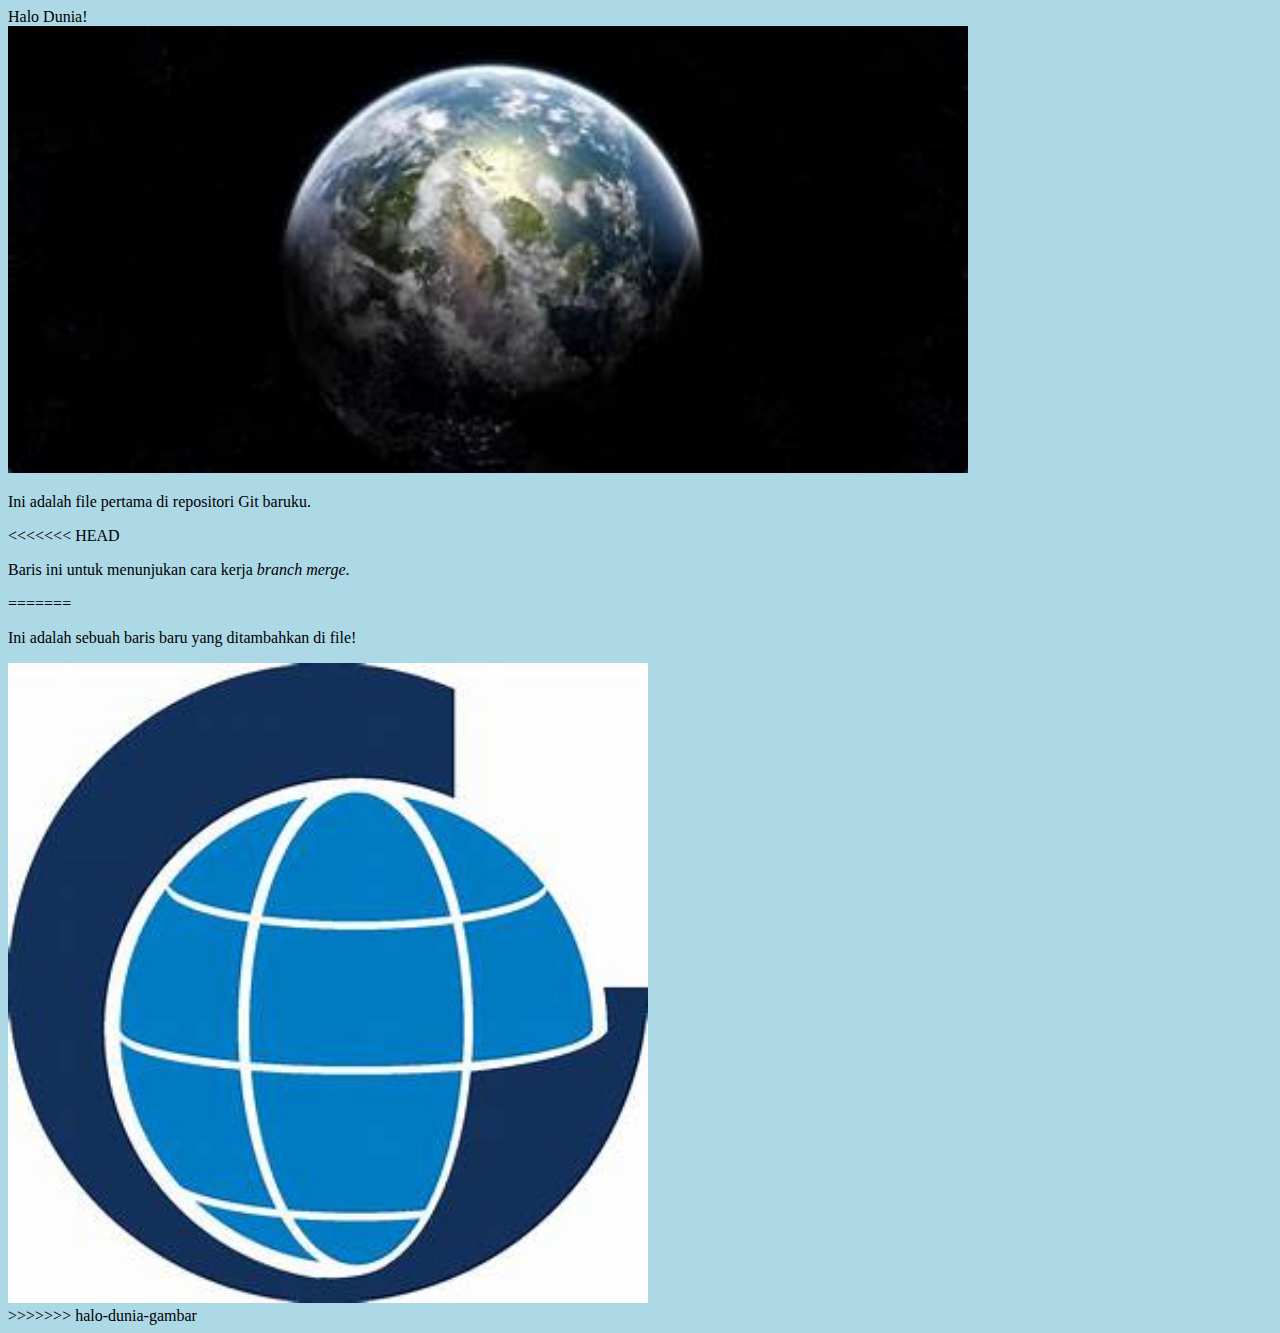
<file: Kanisme/index.html>
<!DOCTYPE html>
 <html>
 <head>
 <title>Halo Dunia!</title>
 <link rel="stylesheet" href="biru.css">
 </head>
 <body>
 
 <hi>Halo Dunia!</hi>
 <div><img src="halo-dunia.png" alt="Halo Dunia dari Git"
 style="width:100%;max-width:960px"></div>
 <p>Ini adalah file pertama di repositori Git baruku.</p>
<<<<<<< HEAD
 <p>Baris ini untuk menunjukan cara kerja <i>branch merge</i>.</p>
=======
 <p>Ini adalah sebuah baris baru yang ditambahkan di file!</p>
 <div><img src="halo-git.jpg"alt="Halo Git"
 style="width:100%;max-width:640px"></div>
>>>>>>> halo-dunia-gambar
 </body>
 </html>
</file>
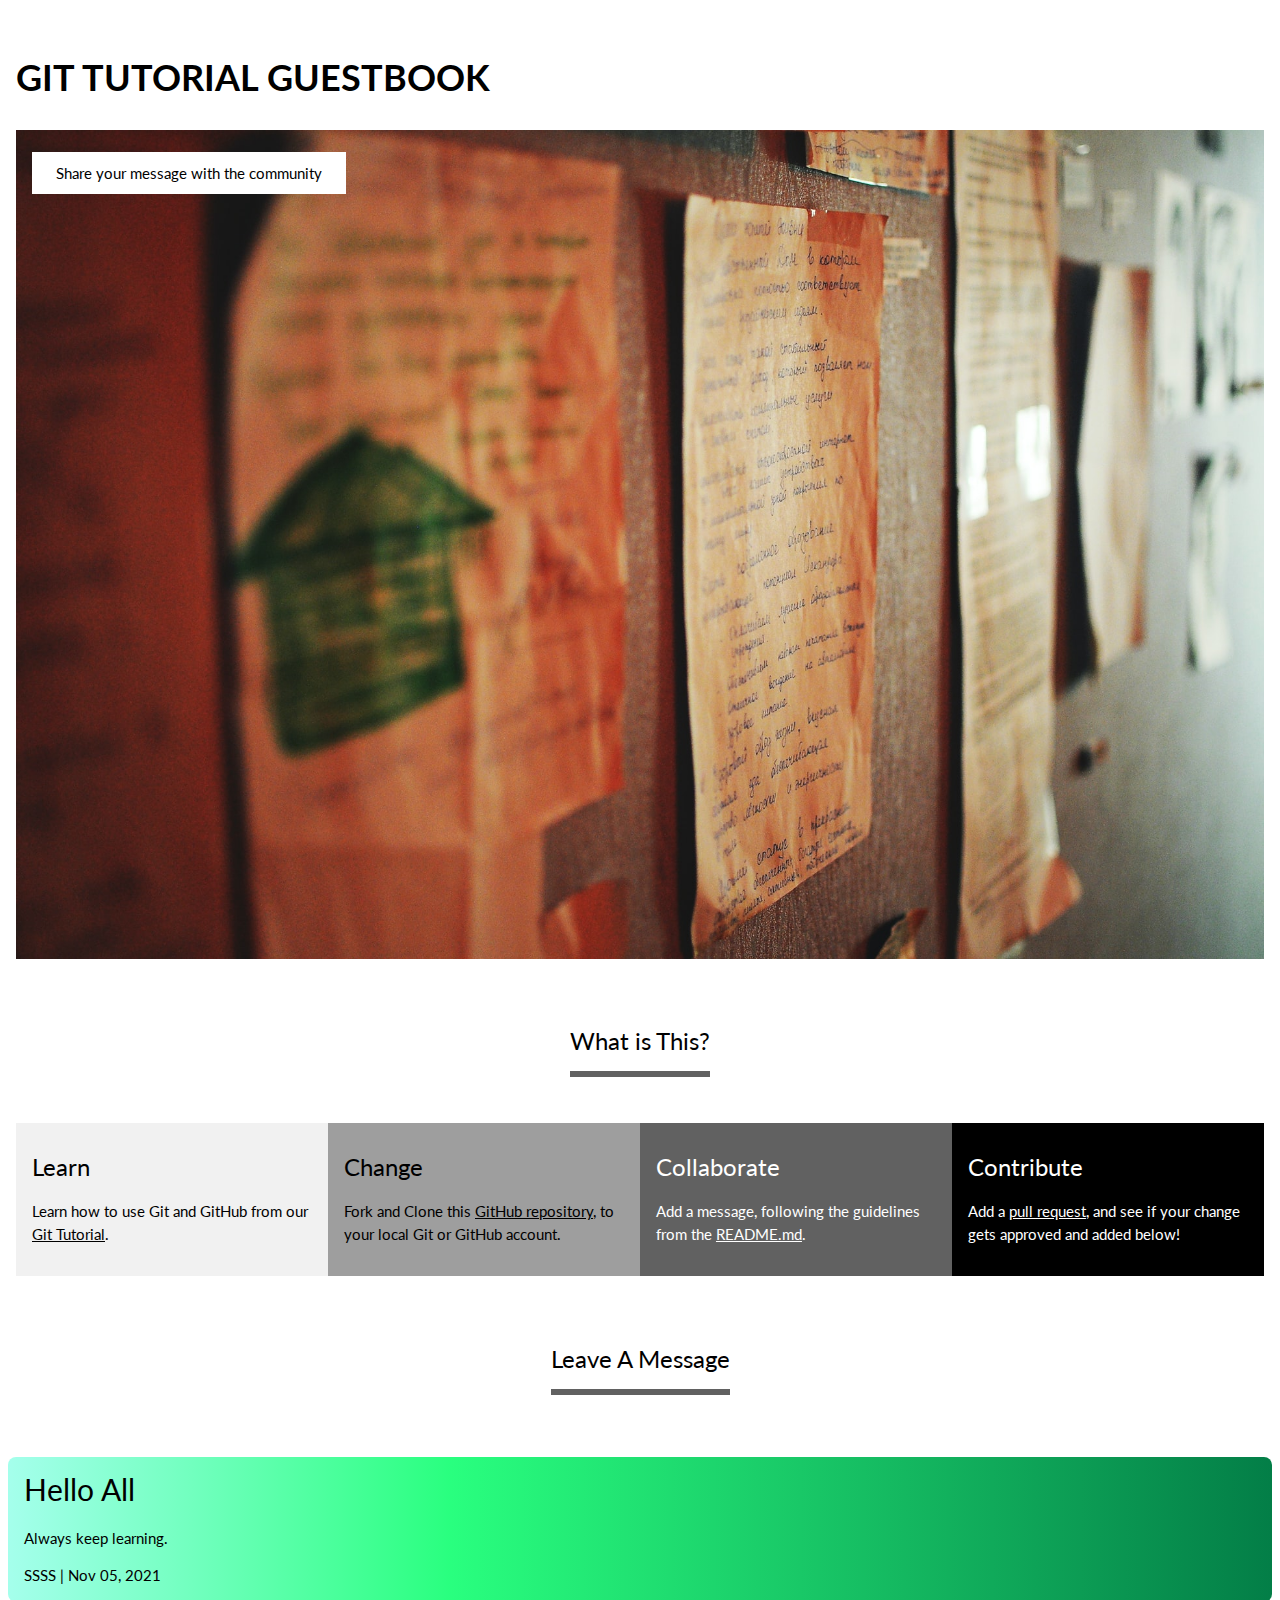
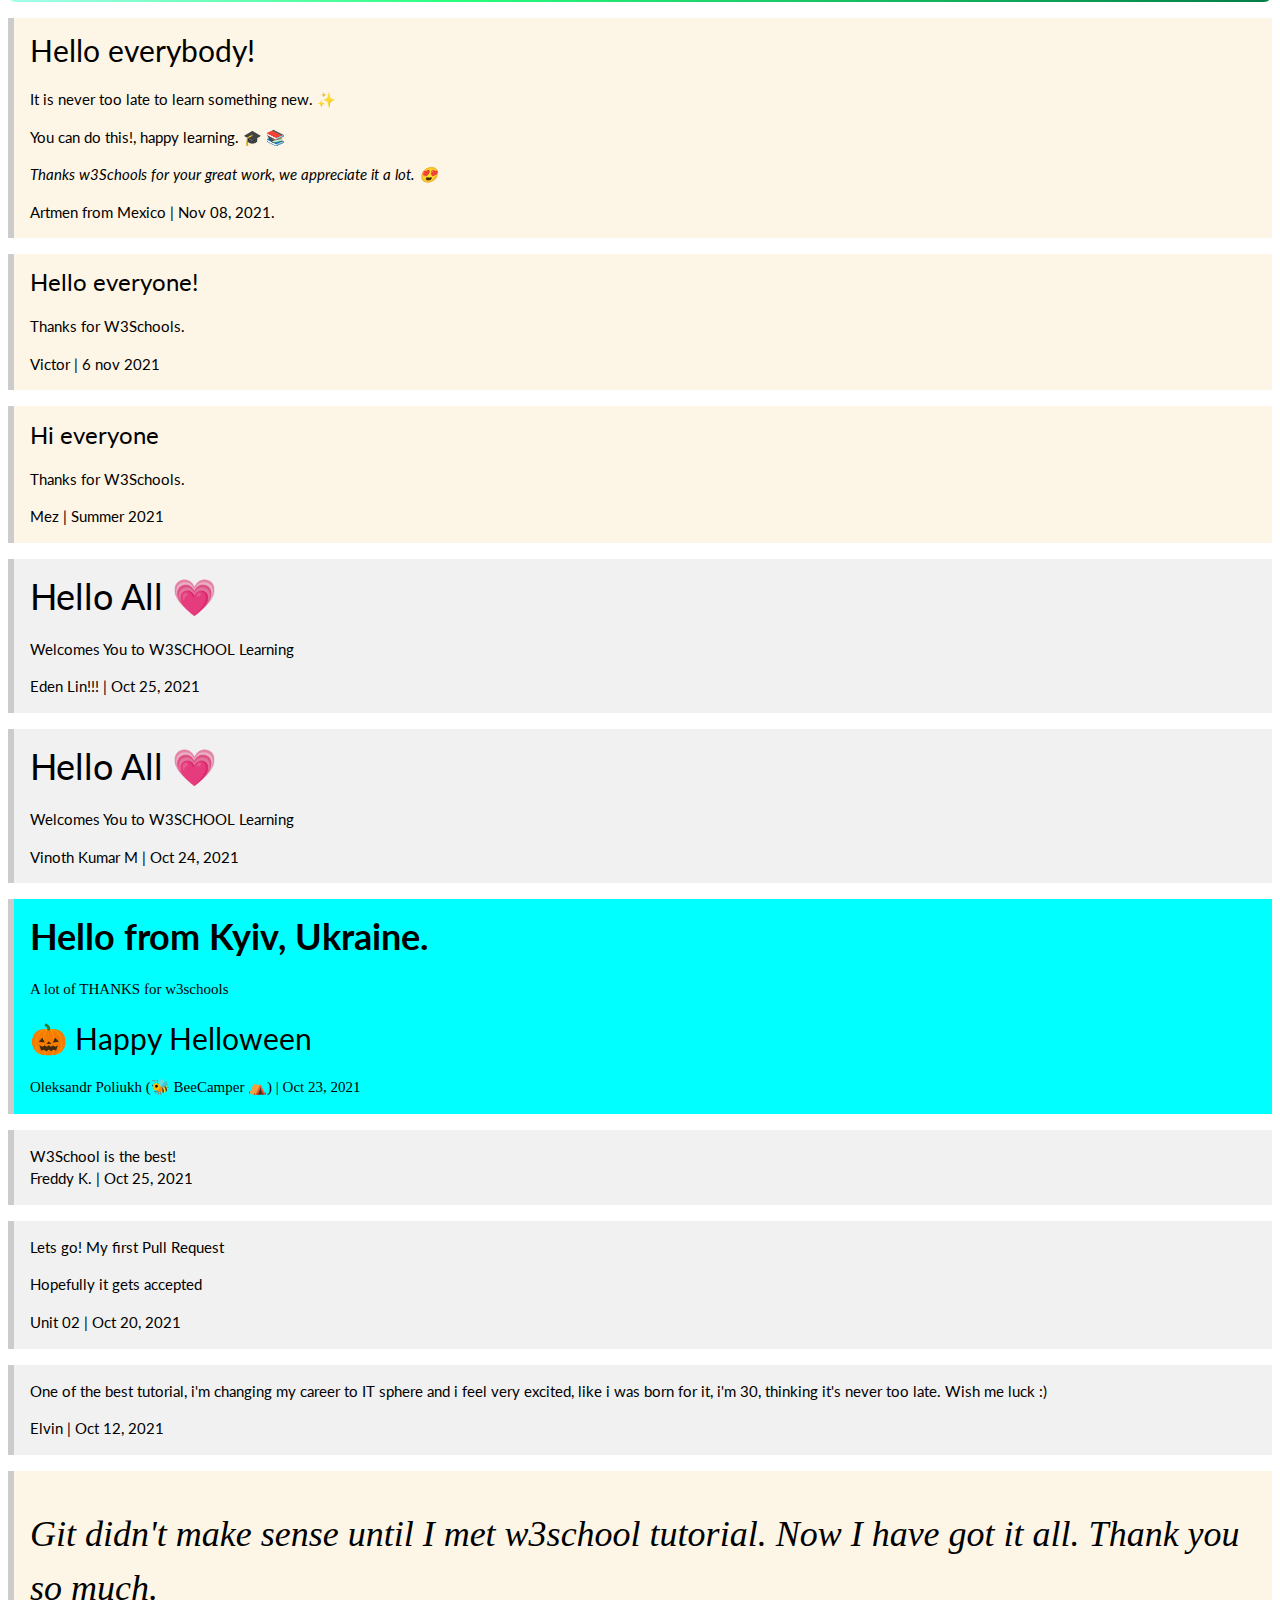
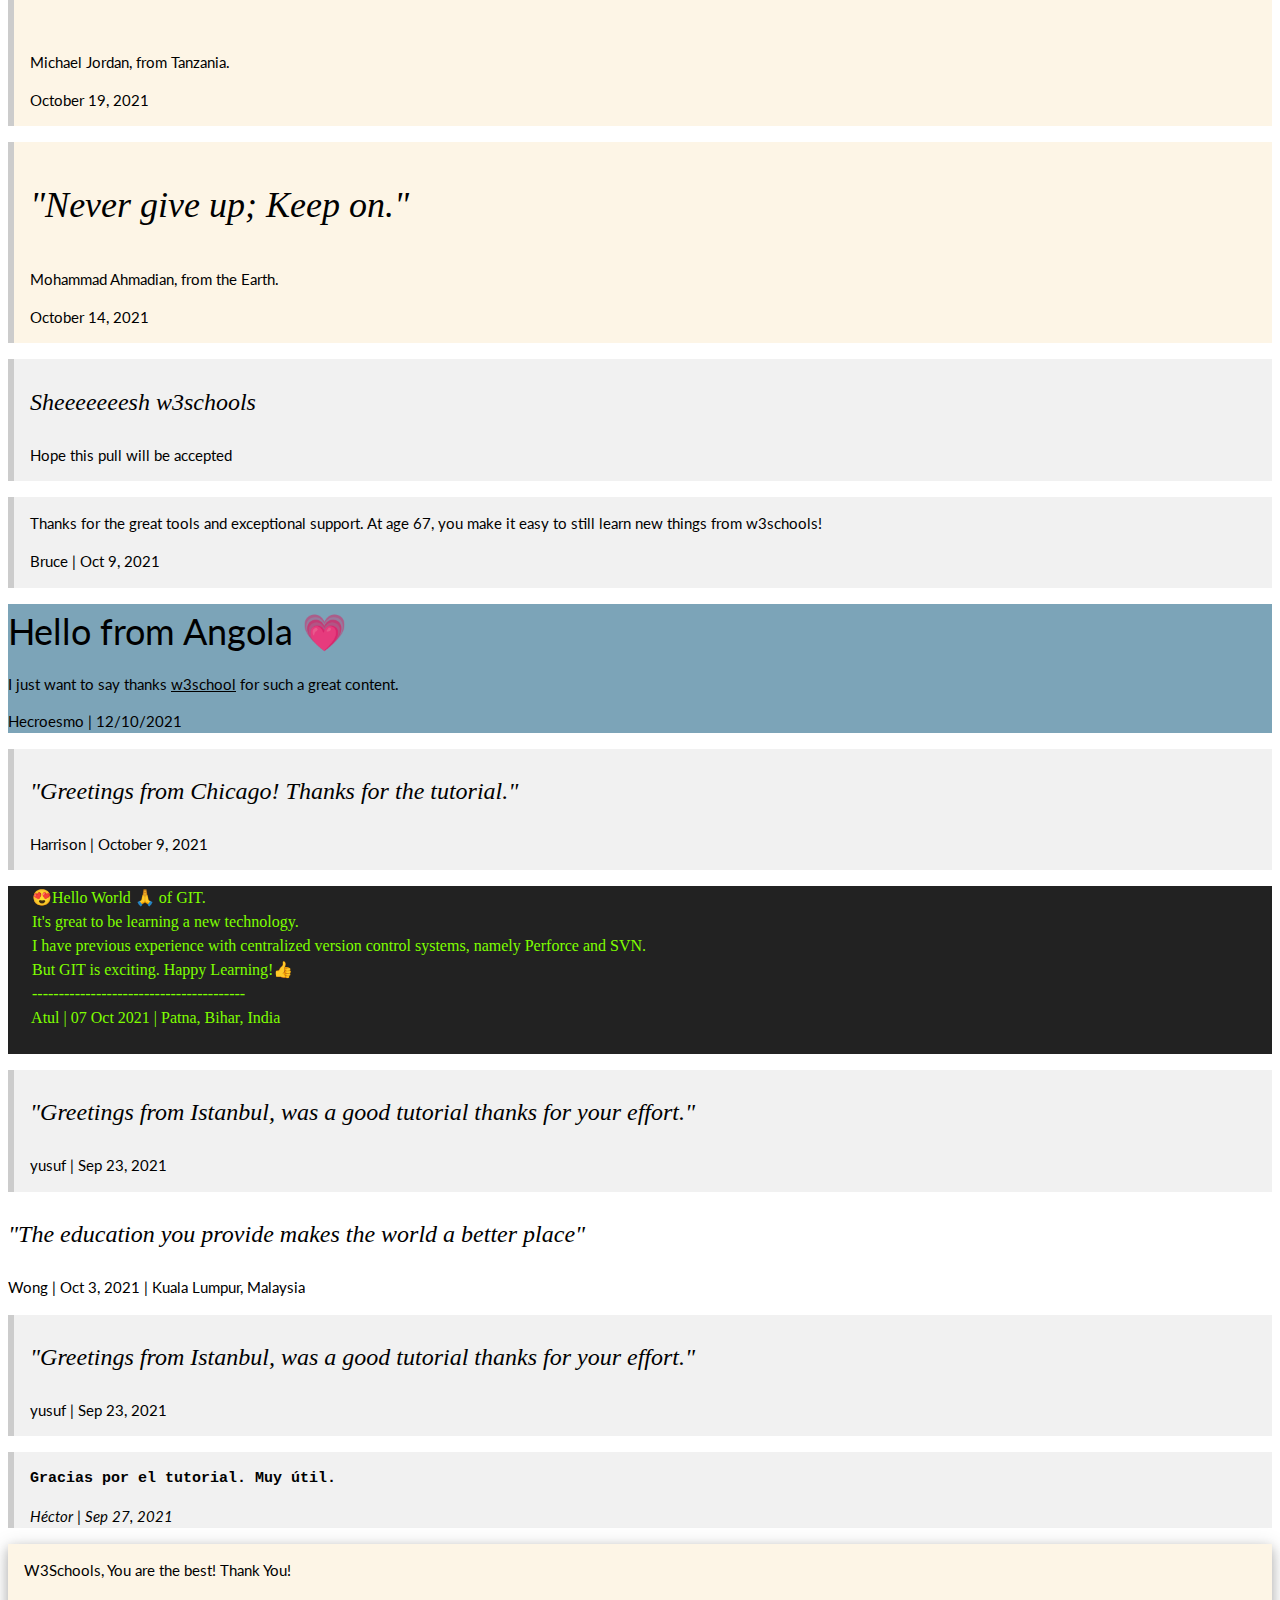
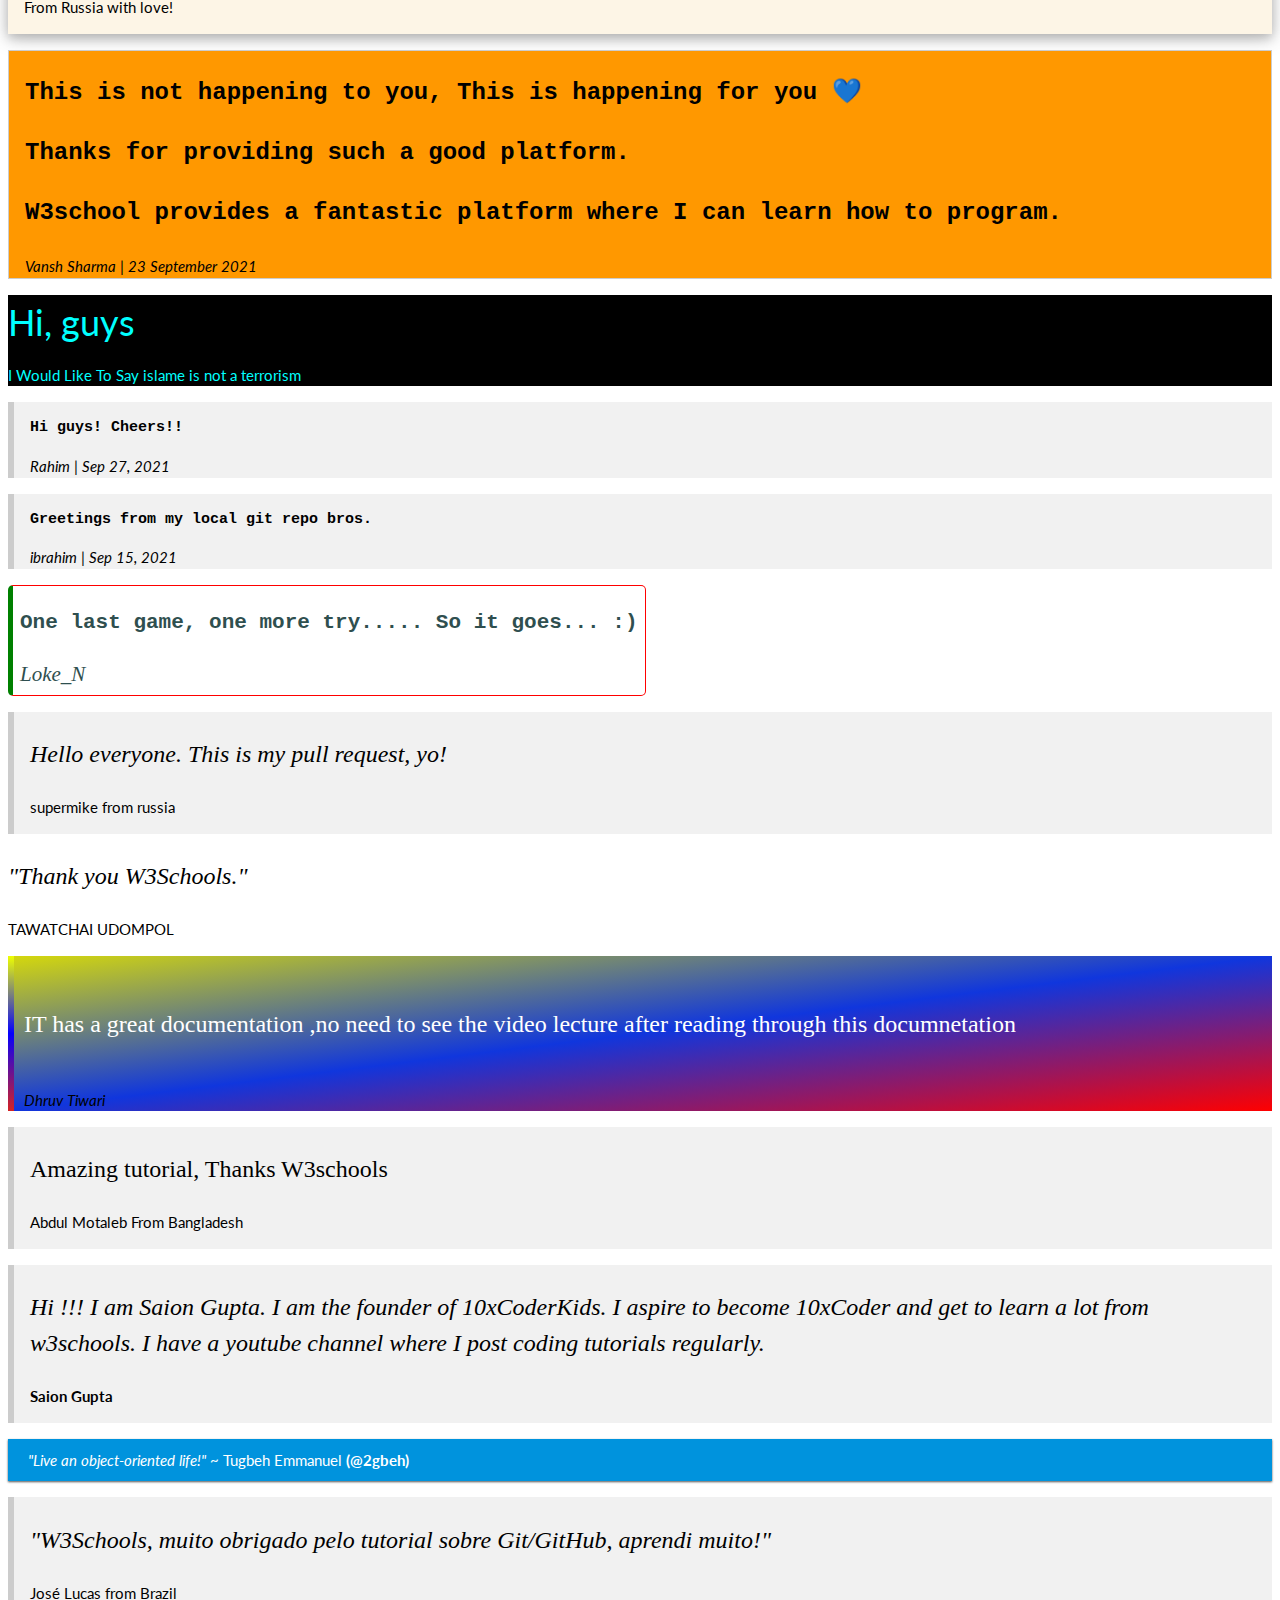
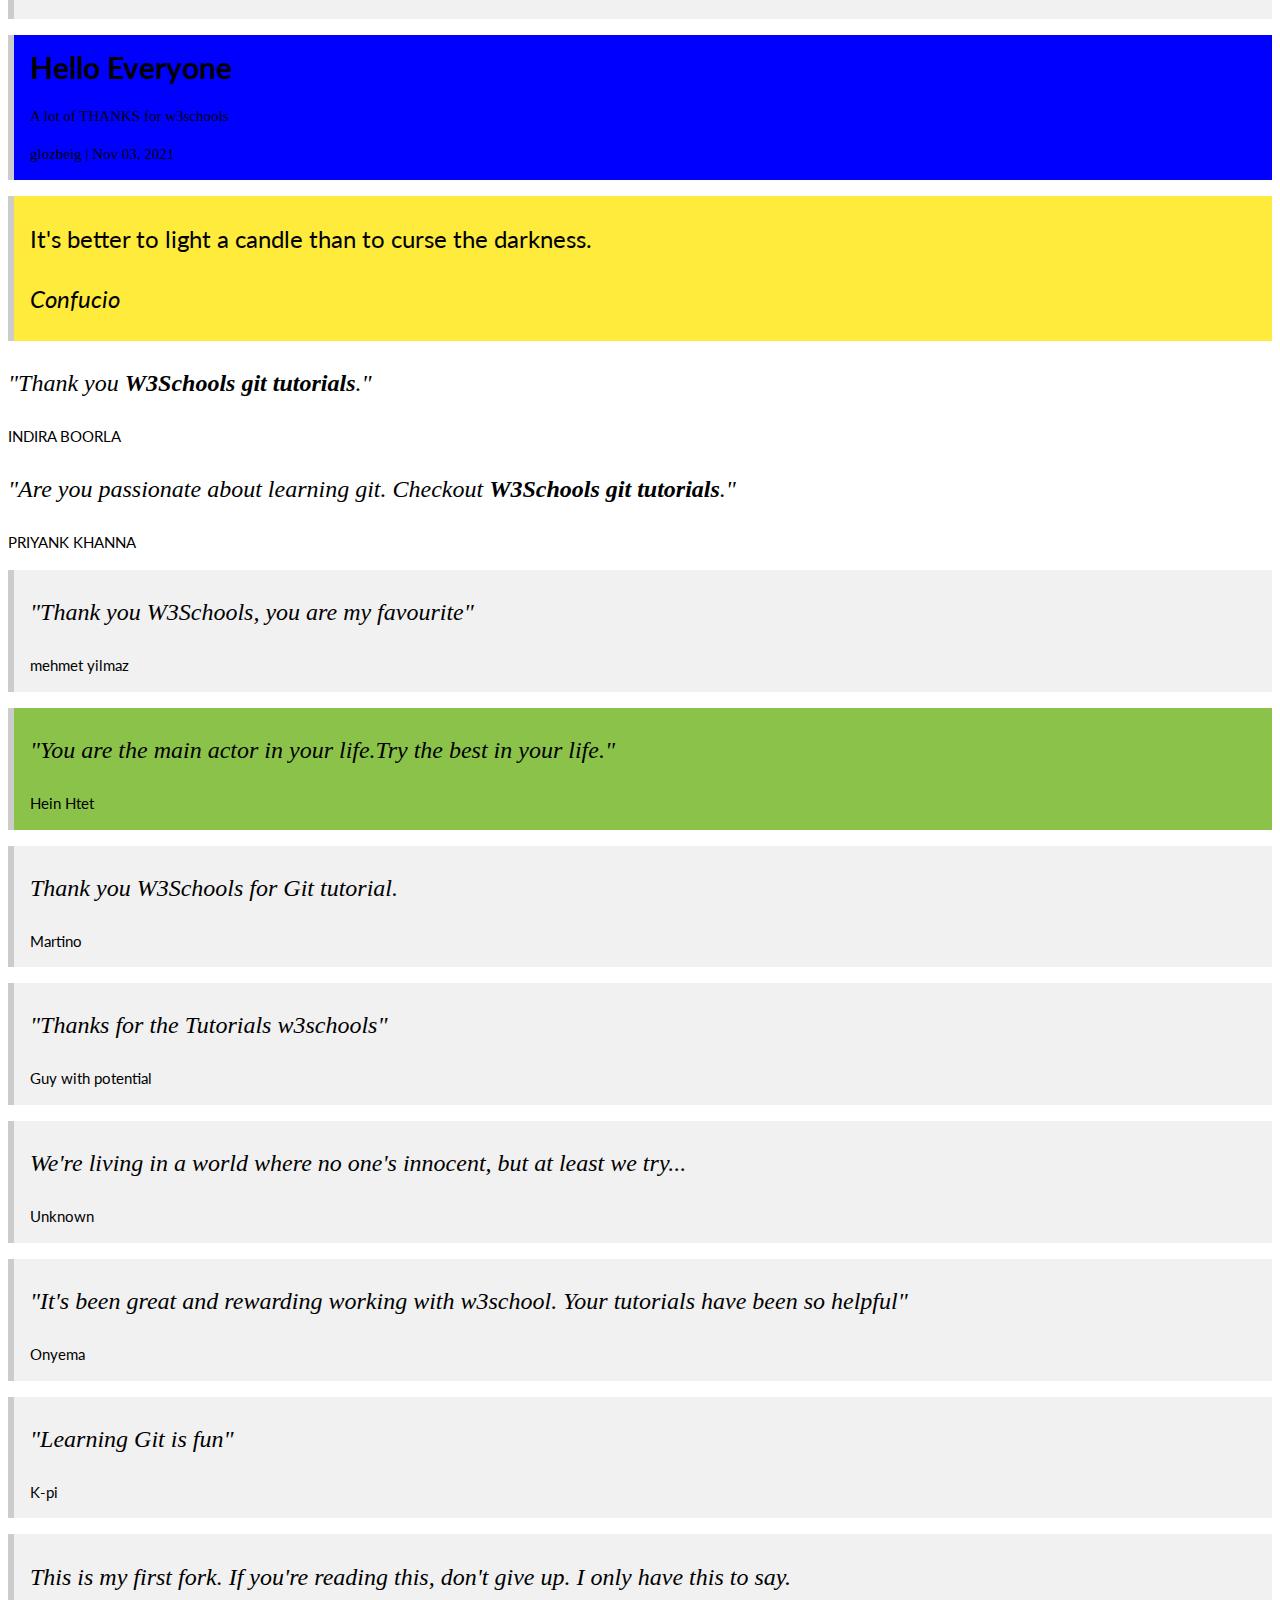
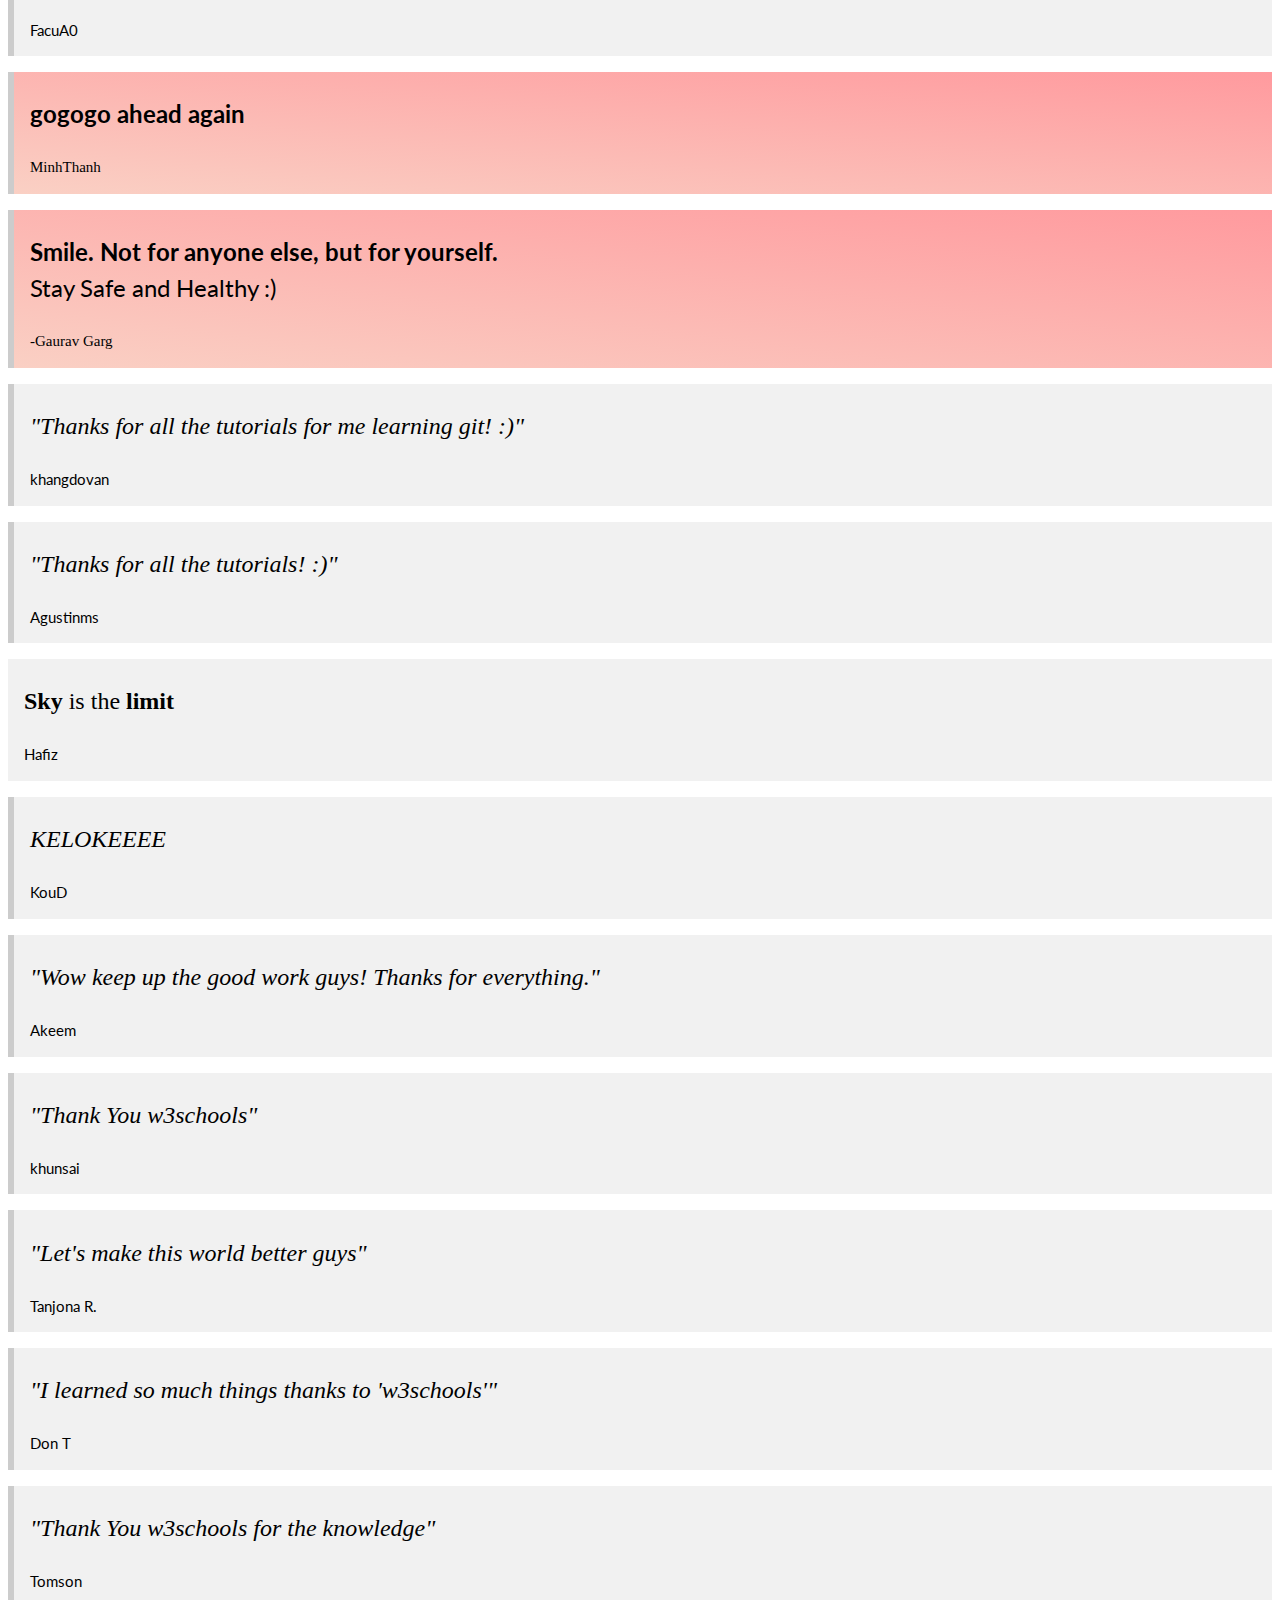
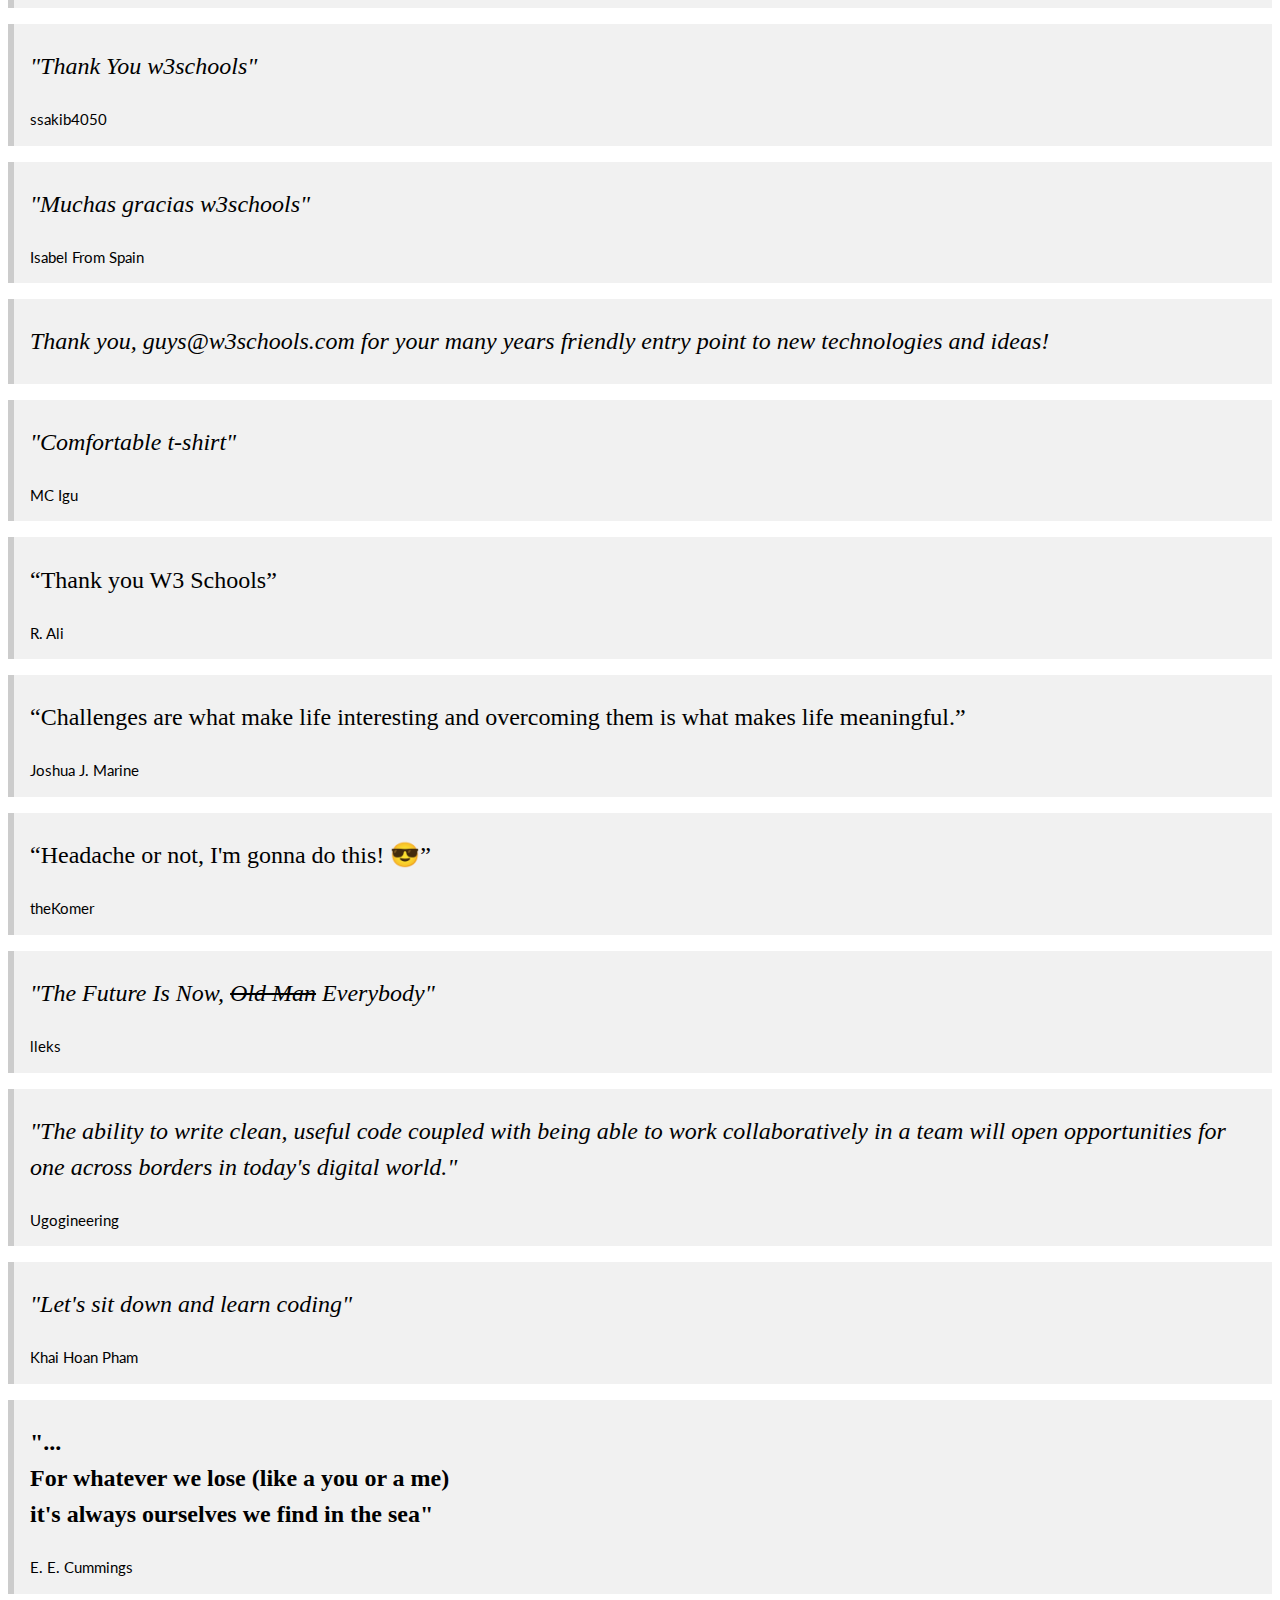
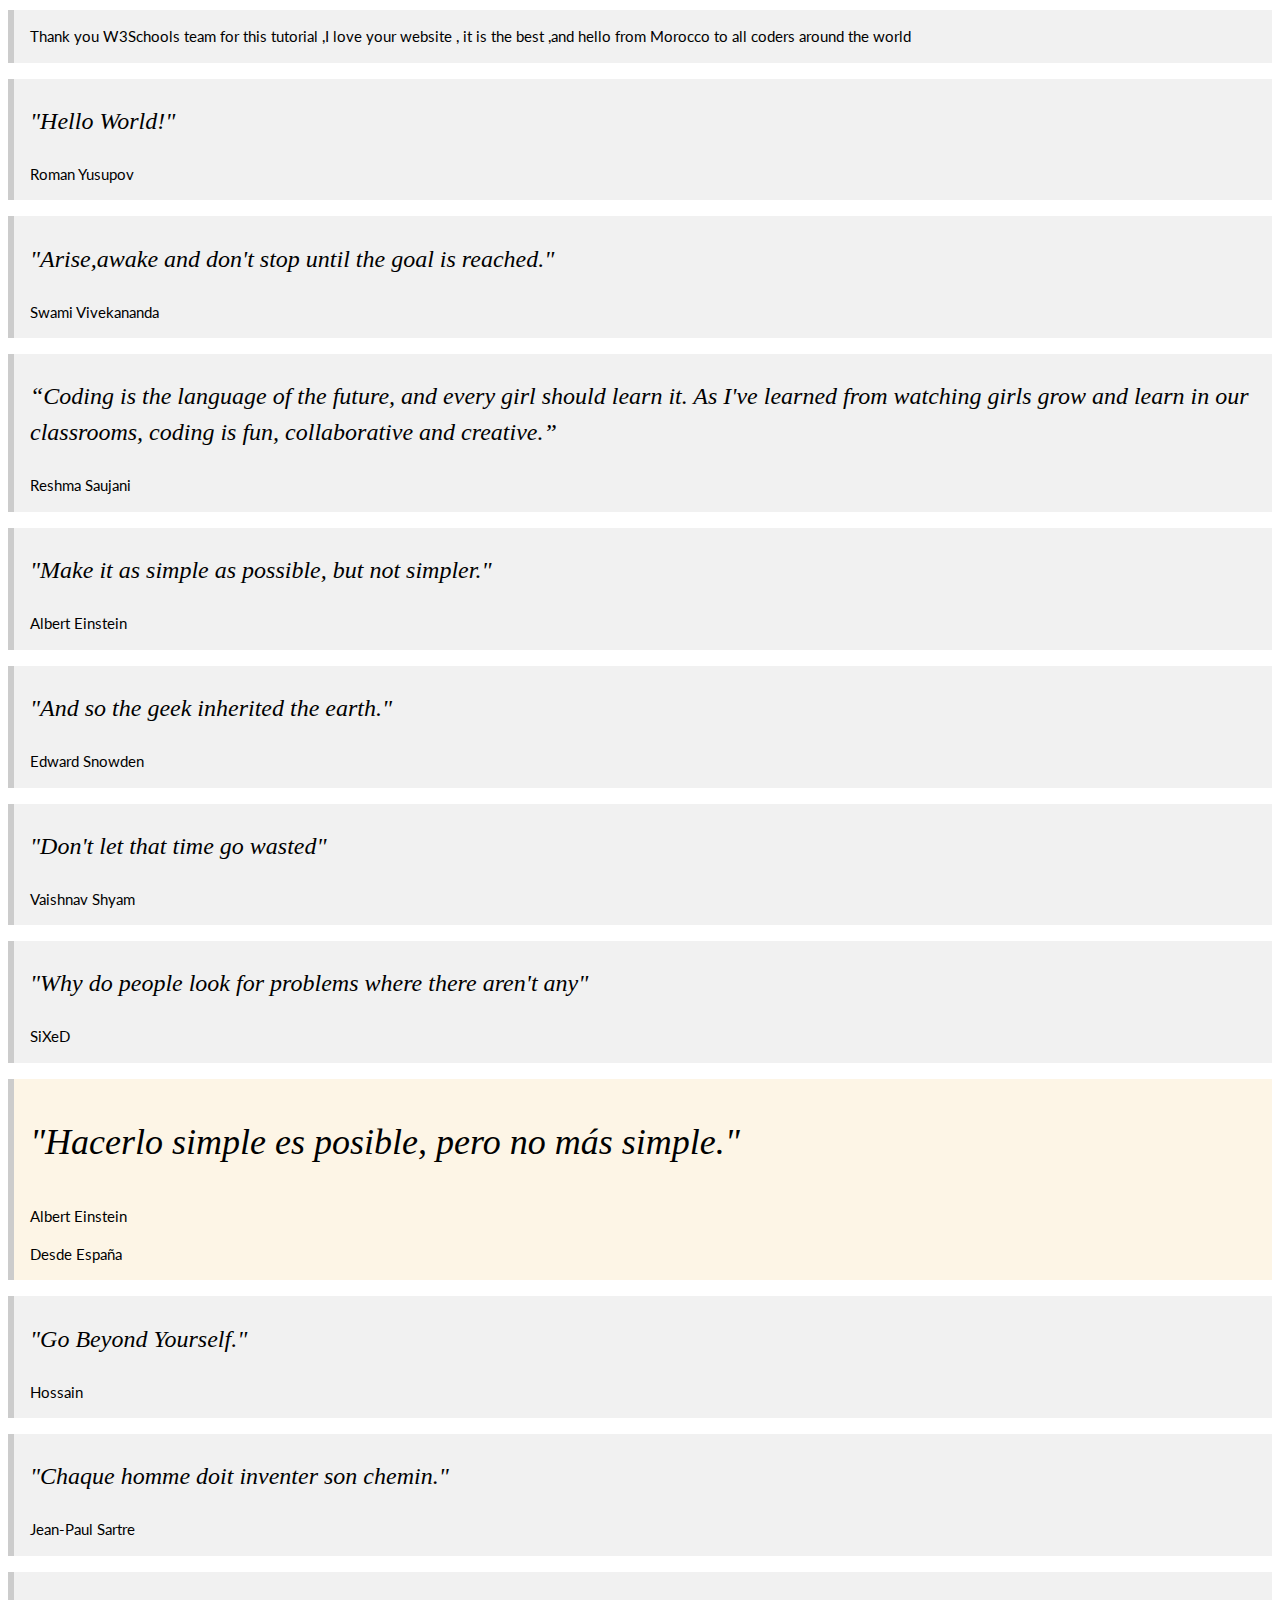
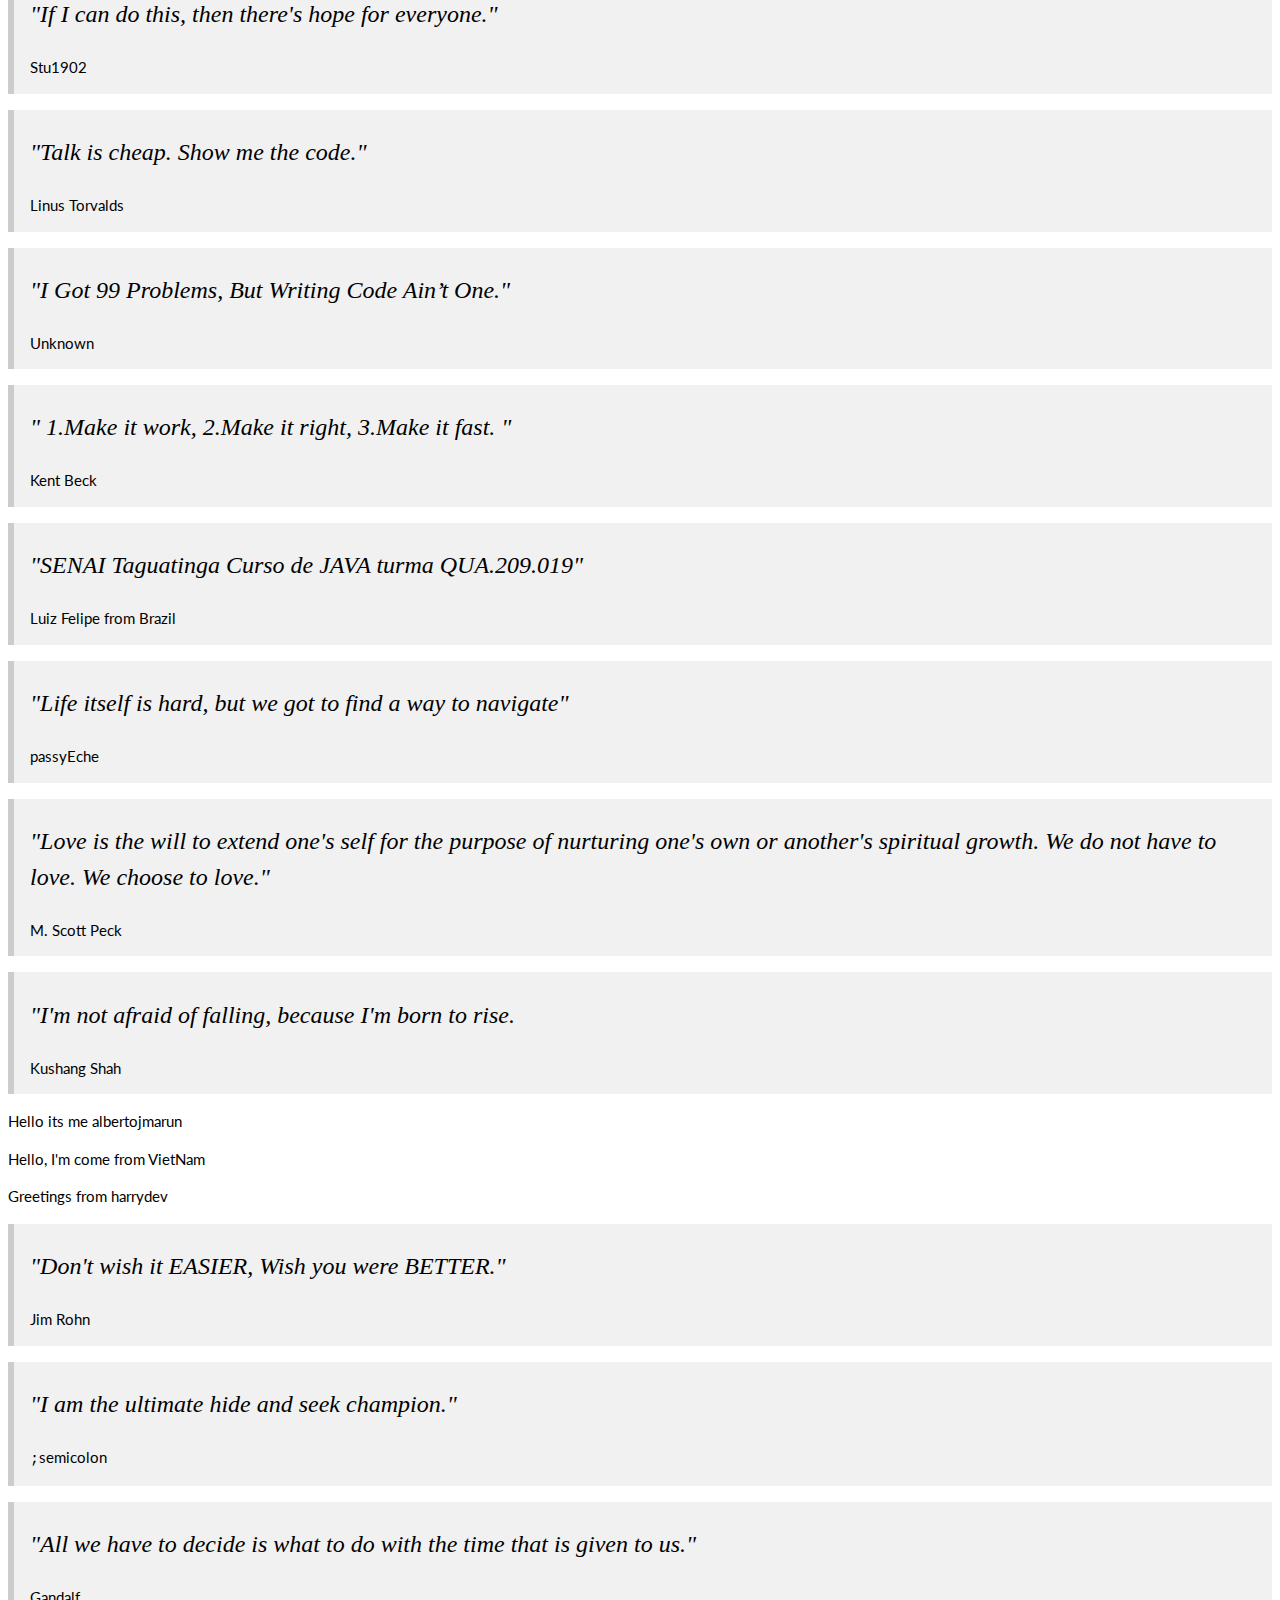
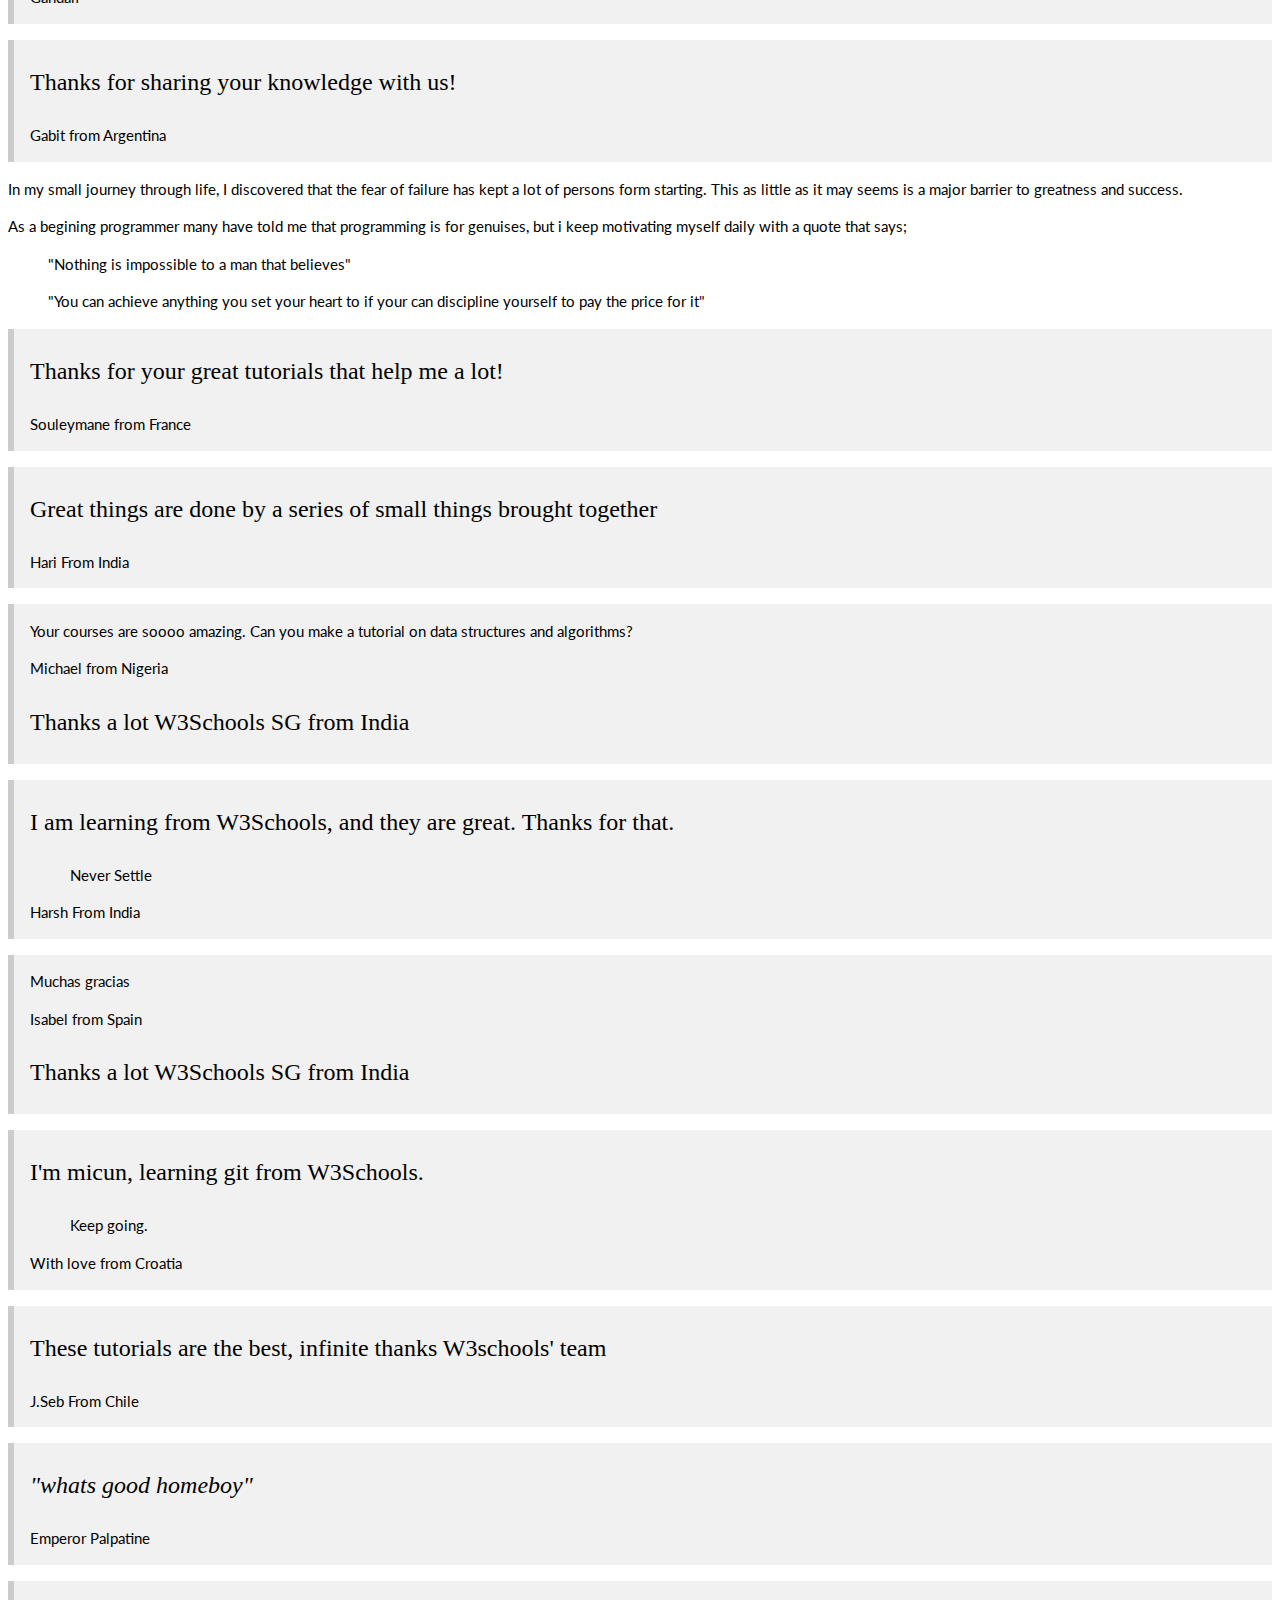
<file: w3schools-test.github.io/index.html>
<!DOCTYPE html>
<html>
<head>
<title>Git Tutorial Guestbook</title>
<meta charset="UTF-8">
<meta name="viewport" content="width=device-width, initial-scale=1">
<link rel="stylesheet" href="https://www.w3schools.com/w3css/4/w3.css">
<link rel="stylesheet" href="https://fonts.googleapis.com/css?family=Lato">
<style>
html,body,h1,h2,h3,h4 {font-family:"Lato", sans-serif}
.w3-tag {height:15px;width:15px;padding:0;margin-top:6px;cursor:pointer}
</style>
</head>
<body>

<!-- Content -->
<div class="w3-content" style="max-width:1920px;margin-top:40px;margin-bottom:40px">

  <div class="w3-panel">
    <h1><b>GIT TUTORIAL GUESTBOOK</b></h1>
  </div>

  <!-- Slideshow -->
  <div class="w3-container">
    <div class="w3-display-container">
      <img src="img_guestbook_wall.jpg" alt="Image from Nicolas Dmítrichev via unsplash.com" style="width:100%">
      <div class="w3-display-topleft w3-container w3-padding-32">
        <span class="w3-white w3-padding-large w3-animate-bottom">Share your message with the community</span>
      </div>
    </div>
  </div>

  <!-- Grid -->
  <div class="w3-row w3-container">
    <div class="w3-center w3-padding-64">
      <span class="w3-xlarge w3-bottombar w3-border-dark-grey w3-padding-16">What is This?</span>
    </div>
    <div class="w3-col l3 m6 w3-light-grey w3-container w3-padding-16">
      <h3>Learn</h3>
      <p>Learn how to use Git and GitHub from our <a href="https://www.w3schools.com/git/default.asp" title="w3schools.com Git Tutorial" target="_blank" class="w3-hover-text-green">Git Tutorial</a>.</p>
    </div>

    <div class="w3-col l3 m6 w3-grey w3-container w3-padding-16">
      <h3>Change</h3>
      <p>Fork and Clone this <a href="https://github.com/w3schools-test/w3schools-test.github.io" title="Guestbook Git Repository" target="_blank" class="w3-hover-text-green">GitHub repository</a>, to your local Git or GitHub account.</p>
    </div>

    <div class="w3-col l3 m6 w3-dark-grey w3-container w3-padding-16">
      <h3>Collaborate</h3>
      <p>Add a message, following the guidelines from the <a href="https://github.com/w3schools-test/w3schools-test.github.io" title="Guestbook Git Repository" target="_blank" class="w3-hover-text-green">README.md</a>.</p>
    </div>

    <div class="w3-col l3 m6 w3-black w3-container w3-padding-16">
      <h3>Contribute</h3>
      <p>Add a <a href="https://github.com/w3schools-test/w3schools-test.github.io/pulls" title="GitHub Pull Request" target="_blank" class="w3-hover-text-green">pull request</a>, and see if your change gets approved and added below!</p>
    </div>
  </div>


  <!-- Grid -->
  <div class="w3-row-padding" id="about">
    <div class="w3-center w3-padding-64">
      <span class="w3-xlarge w3-bottombar w3-border-dark-grey w3-padding-16">Leave A Message</span>
    </div>

    <!-- Insert your message below here -->
    <div class="w3-panel w3-round-large" style="background: linear-gradient(90deg, rgba(0,255,201,0.3533788515406162) 0%, rgba(23,255,116,0.9220063025210083) 35%, rgba(3,126,71,1) 100%);">
      <h2>Hello All</h2>
      <p>Always keep learning.</p>
      <p>SSSS | Nov 05, 2021</p>
    </div>

    <div class="w3-panel w3-leftbar w3-hover-shadow w3-sand w3-hover-text-blue">
      <h2>Hello everybody!</h2>
      <p>It is never too late to learn something new. &#10024</p>
      <p>You can do this!, happy learning. &#127891 &#128218</p>
      <i>Thanks w3Schools for your great work, we appreciate it a lot. &#128525</i>
      <p>Artmen from Mexico | Nov 08, 2021.</p>
    </div>

    <div class="w3-panel w3-leftbar w3-hover-shadow w3-sand w3-hover-text-green">
      <h3>Hello everyone!</h3>
      <p>Thanks for W3Schools.</p>
      <p>Victor | 6 nov 2021</p>
    </div>
    
    <!-- Edited for Git Tutorial -->
    
    <div class="w3-panel w3-leftbar w3-hover-shadow w3-sand w3-hover-text-green">
      <h3>Hi everyone</h3>
      <p>Thanks for W3Schools.</p>
      <p>Mez | Summer 2021</p>
    </div>

    <div class="w3-panel w3-leftbar w3-light-grey">
      <h1> Hello All &#128151;</h1>
      <p>Welcomes You to W3SCHOOL Learning</p>
      <p>Eden Lin!!! | Oct 25, 2021</p>
    </div>


    <div class="w3-panel w3-leftbar w3-light-grey">
      <h1> Hello All &#128151;</h1>
      <p>Welcomes You to W3SCHOOL Learning</p>
      <p>Vinoth Kumar M | Oct 24, 2021</p>
    </div>
    
    <div style="background-color: #00FFFF; font-family: cursive;" class="w3-panel w3-leftbar">
      <h1><b>Hello from Kyiv, Ukraine.</b></h1>
      <p>A lot of THANKS for w3schools</p>
      <h2>&#x1F383 Happy Helloween</h2>
      <p>Oleksandr Poliukh (&#x1F41D BeeCamper &#x26FA) | Oct 23, 2021</p>
    </div>

    <div class="w3-panel w3-leftbar w3-light-grey">
      <p>W3School is the best!<br>Freddy K. | Oct 25, 2021</p>
    </div>

  	<div class="w3-panel w3-leftbar w3-light-grey">
      <p>Lets go! My first Pull Request</p>
      <p>Hopefully it gets accepted</p>
      <p>Unit 02 | Oct 20, 2021</p>
    </div>

  	<div class="w3-panel w3-leftbar w3-light-grey">
      <p>One of the best tutorial, i'm changing my career to IT sphere and i feel very excited, like i was born for it, i'm 30, thinking it's never too late. Wish me luck :)</p>
      <p>Elvin | Oct 12, 2021</p>
    </div>

    <div class="w3-panel w3-leftbar w3-sand">
      <p class="w3-xxlarge w3-serif"><i>Git didn't make sense until I met w3school tutorial. Now I have got it all. Thank you so much.</i></p>
      <p>Michael Jordan, from Tanzania.</p>
      <p>October 19, 2021</p>
    </div>

    <div class="w3-panel w3-leftbar w3-sand">
      <p class="w3-xxlarge w3-serif"><i>"Never give up; Keep on."</i></p>
      <p>Mohammad Ahmadian, from the Earth.</p>
      <p>October 14, 2021</p>
    </div>

    <div class="w3-panel w3-leftbar w3-light-grey">
      <p class="w3-xlarge w3-serif">
        <i>Sheeeeeeesh w3schools</i></p>
        <p>Hope this pull will be accepted</p>
    </div>

    <div class="w3-panel w3-leftbar w3-light-grey">
      <p>Thanks for the great tools and exceptional support. At age 67, you make it easy to still learn new things from w3schools!</p>
      <p>Bruce | Oct 9, 2021</p>
    </div>

    <section style="background-color: #7ca4b8;">
      <article>
       <h1>Hello from Angola &#128151;</h1>
       <p>I just want to say thanks <a href="https://www.w3schools.com/default.asp">w3school</a>  for such a great content.</p>
       <p>Hecroesmo | 12/10/2021</p>
      </article>
     </section>
    
    <div class="w3-panel w3-leftbar w3-light-grey">
      <p class="w3-xlarge w3-serif">
      <i>"Greetings from Chicago! Thanks for the tutorial."</i></p>
      <p>Harrison | October 9, 2021</p>
    </div>

    <div>
      <pre style="background-color: #222;color: chartreuse;font-size: 16px;font-family: cursive;">
      😍Hello World 🙏 of GIT.
      It's great to be learning a new technology.
      I have previous experience with centralized version control systems, namely Perforce and SVN.
      But GIT is exciting. Happy Learning!👍
      ----------------------------------------
      Atul | 07 Oct 2021 | Patna, Bihar, India
      </pre>
    </div>

    <div class="w3-panel w3-leftbar w3-light-grey">
      <p class="w3-xlarge w3-serif">
      <i>"Greetings from Istanbul, was a good tutorial thanks for your effort."</i></p>
      <p>yusuf | Sep 23, 2021</p>
    </div>  
	  
    <div>
    <p class="w3-xlarge w3-serif">
      <i>"The education you provide makes the world a better place"</i></p>
      <p>Wong | Oct 3, 2021 | Kuala Lumpur, Malaysia</p>
    </div>

    <div class="w3-panel w3-leftbar w3-light-grey">
  	<p class="w3-xlarge w3-serif">
    	<i>"Greetings from Istanbul, was a good tutorial thanks for your effort."</i></p>
    	<p>yusuf | Sep 23, 2021</p>
  	</div>

    <div class="w3-panel w3-leftbar w3-light-grey">
      <b><pre>Gracias por el tutorial. Muy útil. </pre></b>
      <i>Héctor | Sep 27, 2021</i>
    </div>

    <div class="w3-panel w3-card-4 w3-sand">
      <p>W3Schools, You are the best! Thank You!</p>
      <p>From Russia with love!</p>
    </div>

    <div class="w3-panel w3-border  w3-orange w3-hover-border-red  w3-hover-shadow ">
      <b>
        <pre class="w3-xlarge">This is not happening to you, This is happening for you 💙 </pre>
        <pre class="w3-xlarge">Thanks for providing such a good platform.</pre>
        <pre class="w3-xlarge">W3school provides a fantastic platform where I can learn how to program. </pre>
      </b>
      <i>Vansh Sharma | 23 September 2021</i>
    </div>
    <div class="wedo" style="background-color: black; color: cyan;">
      <h1>Hi, guys</h1>
      <p>I Would Like To Say islame is not a terrorism</p>
    </div>
    <div class="w3-panel w3-leftbar w3-light-grey">
      <b><pre>Hi guys! Cheers!!</pre></b>
      <i>Rahim | Sep 27, 2021</i>
    </div>

    <div class="w3-panel w3-leftbar w3-light-grey">
      <b><pre>Greetings from my local git repo bros. </pre></b>
      <i>ibrahim | Sep 15, 2021</i>
    </div>

    <div style="display:inline-block; padding-left: 7px; padding-right: 7px; padding-bottom: 4px; border:1px solid red; border-radius: 5px;border-left: 5px solid green; font-family: cursive; font-size: 21px; background-color: rgba(yellow, 0.9); color: darkslategrey; ">
      <b><pre>One last game, one more try..... So it goes... :)</pre></b>
      <i>Loke_N</i>
    </div>

    <div class="w3-panel w3-leftbar w3-light-grey">
      <p class="w3-xlarge w3-serif"><i>Hello everyone. This is my pull request, yo!</i></p>
      <p>supermike from russia</p>
    </div>

    <div>
      <p class="w3-xlarge w3-serif"><i>"Thank you W3Schools."</i></p>
      <p>TAWATCHAI UDOMPOL</p>
    </div>

    <div class="w3-panel" style="background: linear-gradient(to bottom right,#d5d80c,#1036dd, red);position:relative">
      <div style="position:absolute;left: 0px;top: 0px;bottom: 0px;width: 6px;background: linear-gradient(to bottom, rgb(238, 255, 0),rgb(4, 0, 255),rgb(212, 35, 35));"></div>
      <p class="w3-xlarge w3-serif" style="color:white;margin-top: 50px;">IT has a great documentation ,no need to see the video lecture after reading through this documnetation</p>
    </br>
      <i>Dhruv Tiwari</i>
    </div>
	
	    <div class="w3-panel w3-leftbar w3-light-grey">
      <p class="w3-xlarge w3-serif">Amazing tutorial, Thanks W3schools</p>
      <p>Abdul Motaleb From Bangladesh</p>
    </div>

    <div class="w3-panel w3-leftbar w3-light-grey">
      <p class="w3-xlarge w3-serif"><i>Hi !!! I am Saion Gupta. I am the founder of 10xCoderKids. I aspire to become 10xCoder and get to learn a lot from w3schools. I have a youtube channel where I post coding tutorials regularly.</i></p>
      <p><b>Saion Gupta</b></p>
    </div>

    <div style="padding: 10px 20px; background-color: #0093dd; color:#fff; box-shadow:0 1px 2px #555;">
      <em>"Live an object-oriented life!"</em> ~
      Tugbeh Emmanuel <strong>(@2gbeh)</strong>
    </div>

    <div class="w3-panel w3-leftbar w3-light-grey">
      <p class="w3-xlarge w3-serif"><i>"W3Schools, muito obrigado pelo tutorial sobre Git/GitHub, aprendi muito!"</i></p>
      <p>José Lucas from Brazil</p>
    </div>
    
    <div style="background-color: blue; font-family: cursive;" class="w3-panel w3-leftbar">
      <h2><b>Hello Everyone</b></h1>
      <p>A lot of THANKS for w3schools</p>
      <p>glozbeig | Nov 03, 2021</p>
    </div>

    <div class="w3-panel w3-xlarge w3-leftbar w3-yellow">
      <p>It's better to light a candle than to curse the darkness.</p>
      <p><em>Confucio</em></p>
    </div>

    <div>
      <p class="w3-xlarge w3-serif"><i>"Thank you <b>W3Schools git tutorials</b>."</i></p>
      <p>INDIRA BOORLA</p>
    </div>

    <div>
      <p class="w3-xlarge w3-serif"><i>"Are you passionate about learning git. Checkout <b>W3Schools git tutorials</b>."</i></p>
      <p>PRIYANK KHANNA</p>
    </div>

    <div class="w3-panel w3-leftbar w3-light-grey">
       <p class="w3-xlarge w3-serif">
       <i>"Thank you W3Schools, you are my favourite"</i></p>
       <p>mehmet yilmaz</p>
    </div>

    <div class="w3-panel w3-leftbar w3-light-green">
      <p class="w3-xlarge w3-serif"><i>"You are the main actor in your life.Try the best in your life."</i></p>
      <p>Hein Htet</p>
    </div>

    <div class="w3-panel w3-leftbar w3-light-grey">
      <p class="w3-xlarge w3-serif"><i>Thank you W3Schools for Git tutorial. </i></p>
      <p>Martino</p>
    </div>

    <div class="w3-panel w3-leftbar w3-light-grey">
      <p class="w3-xlarge w3-serif"><i>"Thanks for the Tutorials w3schools"</i></p>
      <p>Guy with potential</p>
    </div>

    <div class="w3-panel w3-leftbar w3-light-grey">
        <p class="w3-xlarge w3-serif"><i>We're living in a world where no one's innocent, but at least we try...</i></p>
        <p>Unknown</p>
    </div>

    <div class="w3-panel w3-leftbar w3-light-grey">
        <p class="w3-xlarge w3-serif"><i>"It's been great and rewarding working with w3school. Your tutorials have been so helpful"</i></p>
        <p>Onyema</p>
    </div>

    <div class="w3-panel w3-leftbar w3-light-grey">
      <p class="w3-xlarge w3-serif"><i>"Learning Git is fun"</i></p>
      <p>K-pi</p>
    </div>

    <div class="w3-panel w3-leftbar w3-light-grey">
      <p class="w3-xlarge w3-serif"><i>This is my first fork. If you're reading this, don't give up. I only have this to say.</i></p>
      <p>FacuA0</p>
    </div>

    <div class="w3-panel w3-leftbar w3-light-grey" style="background: linear-gradient(to bottom left, #ff9a9e , #fad0c4);position:relative">
      <p class="w3-xlarge Helvetica"><b>gogogo ahead again</b></p>
      <p style="font-family:cursive">MinhThanh</p>
    </div>

    <div class="w3-panel w3-leftbar w3-light-grey" style="background: linear-gradient(to bottom left, #ff9a9e , #fad0c4);position:relative">
      <p class="w3-xlarge Helvetica"><b>Smile. Not for anyone else, but for yourself.</b><br>Stay Safe and Healthy :)</p>
      <p style="font-family:cursive">-Gaurav Garg</p>
    </div>

    <div class="w3-panel w3-leftbar w3-light-grey">
      <p class="w3-xlarge w3-serif"><i>"Thanks for all the tutorials for me learning git! :)"</i></p>
      <p>khangdovan</p>
    </div>

    <div class="w3-panel w3-leftbar w3-light-grey">
      <p class="w3-xlarge w3-serif"><i>"Thanks for all the tutorials! :)"</i></p>
      <p>Agustinms</p>
    </div>

    <div class="w3-panel w3-lefbar w3-light-grey">
      <p class="w3-xlarge w3-serif"><b>Sky</b> is the <b>limit</b></p>
      <p>Hafiz</p>
    </div>

    <div class="w3-panel w3-leftbar w3-light-grey">
      <p class="w3-xlarge w3-serif"><i>KELOKEEEE</i></p>
      <p>KouD</p>
    </div>

    <div class="w3-panel w3-leftbar w3-light-grey">
      <p class="w3-xlarge w3-serif"><i>"Wow keep up the good work guys! Thanks for everything."</i></p>
      <p>Akeem</p>
    </div>

    <div class="w3-panel w3-leftbar w3-light-grey">
      <p class="w3-xlarge w3-serif"><i>"Thank You w3schools"</i></p>
      <p>khunsai</p>
    </div>

    <div class="w3-panel w3-leftbar w3-light-grey">
      <p class="w3-xlarge w3-serif"><i>"Let's make this world better guys"</i></p>
      <p>Tanjona R.</p>
    </div>

    <div class="w3-panel w3-leftbar w3-light-grey">
      <p class="w3-xlarge w3-serif"><i>"I learned so much things thanks to 'w3schools'"</i></p>
      <p>Don T</p>
    </div>

    <div class="w3-panel w3-leftbar w3-light-grey">
      <p class="w3-xlarge w3-serif"><i>"Thank You w3schools for the knowledge"</i></p>
      <p>Tomson</p>
    </div>

    <div class="w3-panel w3-leftbar w3-light-grey">
      <p class="w3-xlarge w3-serif"><i>"Thank You w3schools"</i></p>
      <p>ssakib4050</p>
    </div>

    <div class="w3-panel w3-leftbar w3-light-grey">
      <p class="w3-xlarge w3-serif"><i>"Muchas gracias w3schools"</i></p>
      <p>Isabel From Spain</p>
    </div>

    <div class="w3-panel w3-leftbar w3-light-grey">
      <p class="w3-xlarge w3-serif"><i>Thank you, guys@w3schools.com for your many years friendly entry point to new technologies and ideas!</i></p>
    </div>

    <div class="w3-panel w3-leftbar w3-light-grey">
      <p class="w3-xlarge w3-serif"><i>"Comfortable t-shirt"</i></p>
      <p>MC Igu</p>
    </div>

    <div class="w3-panel w3-leftbar w3-light-grey">
      <p class="w3-xlarge w3-serif"><q>Thank you W3 Schools</q></p>
      <p>R. Ali</p>
    </div>

    <div class="w3-panel w3-leftbar w3-light-grey">
      <p class="w3-xlarge w3-serif"><q>Challenges are what make life interesting and overcoming them is what makes life meaningful.</q></p>
      <p>Joshua J. Marine</p>
    </div>

    <div class="w3-panel w3-leftbar w3-light-grey">
      <p class="w3-xlarge w3-serif"><q>Headache or not, I'm gonna do this! &#128526;</q></p>
      <p>theKomer</p>
    </div>

    <div class="w3-panel w3-leftbar w3-light-grey">
      <p class="w3-xlarge w3-serif"><i>"The Future Is Now, <del>Old Man</del> Everybody"</i></p>
      <p>lleks</p>
    </div>

    <div class="w3-panel w3-leftbar w3-light-grey">
      <p class="w3-xlarge w3-serif"><i>"The ability to write clean, useful code coupled with being able to work collaboratively in a team will open opportunities for one across borders in today's digital world."</i></p>
      <p>Ugogineering</p>
    </div>

    <div class="w3-panel w3-leftbar w3-light-grey">
      <p class="w3-xlarge w3-serif"><i>"Let's sit down and learn coding"</i></p>
      <p>Khai Hoan Pham</p>
    </div>

    <div class="w3-panel w3-leftbar w3-light-grey">
      <p class="w3-xlarge w3-serif"><strong>"... <br>For whatever we lose (like a you or a me)<br>it's always ourselves we find in the sea"</strong></p>
      <p>E. E. Cummings</p>
    </div>

    <div class="w3-panel w3-leftbar w3-light-grey">
      <p>Thank you W3Schools team for this tutorial ,I love your website , it is the best ,and hello from Morocco to all coders around the world</p>
    </div>

   <div class="w3-panel w3-leftbar w3-light-grey">
      <p class="w3-xlarge w3-serif"><i>"Hello World!"</i></p>
      <p>Roman Yusupov</p>
    </div>

    <div class="w3-panel w3-leftbar w3-light-grey">
      <p class="w3-xlarge w3-serif"><i>"Arise,awake and don't stop until the goal is reached."</i></p>
      <p>Swami Vivekananda</p>
    </div>

    <div class="w3-panel w3-leftbar w3-light-grey">
      <p class="w3-xlarge w3-serif"><i>“Coding is the language of the future, and every girl should learn it. As I've learned from watching girls grow and learn in our classrooms, coding is fun, collaborative and creative.”
      </i></p>
      <p> Reshma Saujani</p>
    </div>

    <div class="w3-panel w3-leftbar w3-light-grey">
      <p class="w3-xlarge w3-serif"><i>"Make it as simple as possible, but not simpler."</i></p>
      <p>Albert Einstein</p>
    </div>

    <div class="w3-panel w3-leftbar w3-light-grey">
      <p class="w3-xlarge w3-serif"><i>"And so the geek inherited the earth."</i></p>
      <p> Edward Snowden</p>
    </div>

    <div class="w3-panel w3-leftbar w3-light-grey">
      <p class="w3-xlarge w3-serif"><i>"Don't let that time go wasted"</i></p>
      <p>Vaishnav Shyam</p>
    </div>

    <div class="w3-panel w3-leftbar w3-light-grey">
      <p class="w3-xlarge w3-serif"><i>"Why do people look for problems where there aren't any"</i></p>
      <p>SiXeD</p>
    </div>

    <div class="w3-panel w3-leftbar w3-sand">
      <p class="w3-xxlarge w3-serif"><i>"Hacerlo simple es posible, pero no más simple."</i></p>
      <p> Albert Einstein</p>
      <p>Desde España</p>
    </div>

    <div class="w3-panel w3-leftbar w3-light-grey">
      <p class="w3-xlarge w3-serif"><i>"Go Beyond Yourself."</i></p>
      <p>Hossain</p>
    </div>

    <div class="w3-panel w3-leftbar w3-light-grey">
      <p class="w3-xlarge w3-serif"><i>"Chaque homme doit inventer son chemin."</i></p>
      <p>Jean-Paul Sartre</p>
    </div>

    <div class="w3-panel w3-leftbar w3-light-grey">
      <p class="w3-xlarge w3-serif"><i>"If I can do this, then there's hope for everyone."</i></p>
      <p>Stu1902</p>
    </div>

    <div class="w3-panel w3-leftbar w3-light-grey">
      <p class="w3-xlarge w3-serif"><i>"Talk is cheap. Show me the code."</i></p>
      <p>Linus Torvalds</p>
    </div>

    <div class="w3-panel w3-leftbar w3-light-grey">
      <p class="w3-xlarge w3-serif"><i>"I Got 99 Problems, But Writing Code Ain’t One."</i></p>
      <p>Unknown</p>
    </div>

    <div class="w3-panel w3-leftbar w3-light-grey">
      <p class="w3-xlarge w3-serif"><i>" 1.Make it work, 2.Make it right, 3.Make it fast. "</i></p>
      <p>Kent Beck</p>
    </div>

    <div class="w3-panel w3-leftbar w3-light-grey">
      <p class="w3-xlarge w3-serif"><i>"SENAI Taguatinga Curso de JAVA turma QUA.209.019"</i></p>
      <p>Luiz Felipe from Brazil</p>
    </div>

    <div class="w3-panel w3-leftbar w3-light-grey">
      <p class="w3-xlarge w3-serif"><i>"Life itself is hard, but we got to find a way to navigate"</i></p>
      <p>passyEche</p>
    </div>

    <div class="w3-panel w3-leftbar w3-light-grey">
      <p class="w3-xlarge w3-serif"><i>"Love is the will to extend one's self for the purpose of nurturing one's own or another's spiritual growth. We do not have to love. We choose to love."</i></p>
      <p>M. Scott Peck</p>
    </div>

    <div class="w3-panel w3-leftbar w3-light-grey">
      <p class="w3-xlarge w3-serif"><i>"I'm not afraid of falling, because I'm born to rise.</i></p>
      <p>Kushang Shah</p>
    </div>

    <p> Hello its me albertojmarun </p>

    <p> Hello, I'm come from VietNam </p>

    <p>Greetings from harrydev</p>

    <div class="w3-panel w3-leftbar w3-light-grey">
      <p class="w3-xlarge w3-serif"><i>"Don't wish it EASIER, Wish you were BETTER."</i></p>
      <p>Jim Rohn</p>
    </div>

    <div class="w3-panel w3-leftbar w3-light-grey">
      <p class="w3-xlarge w3-serif"><i>"I am the ultimate hide and seek champion."</i></p>
      <p><code>;</code>semicolon</p>
    </div>

    <div class="w3-panel w3-leftbar w3-light-grey">
      <p class="w3-xlarge w3-serif"><i>"All we have to decide is what to do with the time that is given to us."</i></p>
      <p>Gandalf</p>
    </div>

    <div class="w3-panel w3-leftbar w3-light-grey">
      <p class="w3-xlarge w3-serif">Thanks for sharing your knowledge with us!</p>
      <p>Gabit from Argentina</p>
    </div>

    <div>
      <p>In my small journey through life, I discovered that the fear of failure has kept a lot of persons form starting. This as little as it may seems is a major barrier to greatness and success.</p>
      <p>As a begining programmer many have told me that programming is for genuises, but i keep motivating myself daily with a quote that says;
        <blockquote> "Nothing is impossible to a man that believes"</blockquote>
        <blockquote>"You can achieve anything you set your heart to if your can discipline yourself to pay the price for it"</blockquote>
      </p>
    </div>

    <div class="w3-panel w3-leftbar w3-light-grey">
      <p class="w3-xlarge w3-serif">Thanks for your great tutorials that help me a lot!</p>
      <p>Souleymane from France</p>
    </div>

    <div class="w3-panel w3-leftbar w3-light-grey">
      <p class="w3-xlarge w3-serif">Great things are done by a series of small things brought together</p>
      <p>Hari From India</p>
    </div>

    <div class="w3-panel w3-leftbar w3-light-grey">
      <p>Your courses are soooo amazing. Can you make a tutorial on data structures and algorithms?</p>
      <p>Michael from Nigeria</p>
      <p class="w3-xlarge w3-serif">Thanks a lot W3Schools SG from India</p>
    </div>

    <div class="w3-panel w3-leftbar w3-light-grey">
      <p class="w3-xlarge w3-serif">I am learning from W3Schools, and they are great. Thanks for that. </p>
      <blockquote>Never Settle</blockquote>
      <p>Harsh From India</p>
    </div>

   <div class="w3-panel w3-leftbar w3-light-grey">
      <p>Muchas gracias </p>
      <p>Isabel from Spain</p>
      <p class="w3-xlarge w3-serif">Thanks a lot W3Schools SG from India</p>
    </div>

    <div class="w3-panel w3-leftbar w3-light-grey">
      <p class="w3-xlarge w3-serif">I'm micun, learning git from W3Schools.</p>
      <blockquote>Keep going.</blockquote>
      <p>With love from Croatia</p>
    </div>

    <div class="w3-panel w3-leftbar w3-light-grey">
      <p class="w3-xlarge w3-serif">These tutorials are the best, infinite thanks W3schools' team</p>
      <p>J.Seb From Chile</p>
    </div>

    <div class="w3-panel w3-leftbar w3-light-grey">
      <p class="w3-xlarge w3-serif"><i>"whats good homeboy"</i></p>
      <p>Emperor Palpatine</p>
    </div>

    <div class="w3-panel w3-leftbar w3-light-grey">
      <p class="w3-xlarge w3-serif">Hi, I started my tech journey with w3schools and it's been a wondeful, exciting experience. </p>
      <p>Thanks for all you do at w3schools</p>
      <p>Hengage From Nigeria</p>
    </div>

    <div class="w3-panel w3-leftbar w3-light-grey">
      <p class="w3-xlarge w3-serif">completing W3Schools Git tutorial</p>
      <p>Yinghan from Singapore</p>
    </div>

    <div class="w3-panel w3-leftbar w3-light-grey">
      <p class="w3-xlarge w3-serif">Thanks W3Schools for your efforts. I loved the learning experience.</p>
      <p>Muhamamd Nabeel From Egypt</p>
    </div>

    <div class="w3-panel" style="background: linear-gradient(to right,#D80C5E,#600BB4);position:relative">
      <div style="position:absolute;left: 0px;top: 0px;bottom: 0px;width: 6px;background: linear-gradient(to bottom, orangered,yellow,skyblue);"></div>
      <div style="position:relative;">
        <div style="border: 1px solid black;position: absolute;width: 50px;height: 50px;top:5px;left:20px;background: rgba(0,0,0,0.5)"></div>
        <div style="border: 1px solid black;position: absolute;width: 50px;height: 50px;top:30px;left:50px;;background: rgba(0,0,0,0.4)"></div>
        <div style="border-style: solid hidden hidden hidden; border-width: 1px;position: absolute;width: 39px;height: 39px;transform: rotate(40deg);left: 52px;top: 13px;"></div>
        <div style="border-style: hidden hidden solid hidden; border-width: 1px;position: absolute;width: 39px;height: 39px;transform: rotate(40deg);left: 27px;top: 33px"></div>
        <div style="border-style: solid hidden hidden hidden; border-width: 1px;position: absolute;width: 39px;height: 39px;transform: rotate(40deg);left: 4px;top: 14px"></div>
        <div style="border-style: hidden hidden solid hidden; border-width: 1px;position: absolute;width: 39px;height: 39px;transform: rotate(40deg);left: 78px;top: 33px"></div>
      </div>
      <p class="w3-xlarge w3-serif" style="color:white;margin-top: 80px;font-style: italic">La novedades, cambian el ambiente de trabajo y da lugar a nuevas oportunidades.</p>
      <p style="color:white;font-style: italic;">Miguel desde Perú</p>
    </div>

    <div class="w3-panel w3-leftbar w3-light-grey">
      <p class="w3-xlarge w3-serif">Thanks for helpful tutorials. Also thanks for adding Kotlin series :)</p>
      <p>Abhay</p>
    </div>

    <div class="w3-panel w3-leftbar w3-light-green">
      <p class="w3-xlarge w3-serif"><i>"Thank you for good knowledge, I'm glad to have such a good website."</i></p>
      <p>Eigkivz</p>
    </div>

    <div class="w3-panel w3-leftbar w3-light-grey">
      <p class="w3-xlarge w3-serif">pleasant experience with w3school</p>
      <p>Sashish</p>
    </div>

    <div class="w3-panel w3-leftbar w3-light-grey" style="background-color: #222 !important;">
      <p class="w3-xlarge w3-serif" style="filter: url(#flames); font-weight: bold; color: #eaeaea;">Thank you w3s for this course and the other ones as well! You guys are changing a lot of people's life 😄</p>
      <p style="color: #eee">Daniel M. from Brazil</p>
      <svg height="0" width="0" >
        <filter id="flames">
          <feflood flood-color="#aa4400" result="COLOR"></feflood>
          <feturbulence seed="1" numOctaves="4" baseFrequency="0.08" result="NOISE_MAP">
              <animate attributeName="baseFrequency" values="0.08; 0.05; 0.08" dur="30s" repeatCount="indefinite"/>
          </feturbulence>
          <fegaussianblur stdDeviation="0.5" in="SourceAlpha" result="BLUR_TEXT"/>
          <fedisplacementmap in="BLUR_TEXT" in2="NOISE_MAP" xChannelSelector="R" yChannelSelector="R" scale="15" result="BLACK_FLAMES"/>
          <fecomposite in="COLOR" in2="BLACK_FLAMES" operator="in" result="COLORED_FLAMES"/>
          <femerge>
            <femergenode in="COLORED_FLAMES"></femergenode>
            <femergenode in="SourceGraphic"></femergenode>
          </femerge>
        </filter>
      </svg>
    </div>

    <div class="w3-panel" style="background: linear-gradient(to bottom right,#d5d80c,#1036dd, red);position:relative">
      <div style="position:absolute;left: 0px;top: 0px;bottom: 0px;width: 6px;background: linear-gradient(to bottom, rgb(238, 255, 0),rgb(4, 0, 255),rgb(212, 35, 35));"></div>
      <p class="w3-xlarge w3-serif" style="color:white;margin-top: 50px;">A Great Work, beat all things. God bless you.</p>
      <marquee behavior="scroll" direction="left" style="color:white;font-style: italic;"> Eduardo Mejias Avila; with Love &#10083; from Venezuela &#128170; &#128526; @AvilaPro</marquee>
    </div>

    <div class="w3-panel" style="background: linear-gradient(to right, orangered, yellow);position:relative">
      <div style="position:absolute;left: 0px;top: 0px;bottom: 0px;width: 6px;background: linear-gradient(to bottom, orangered,yellow,skyblue);"></div>
      <div style="position:relative;">
        <div style="border: 1px solid black;position: absolute;width: 50px;height: 50px;top:5px;left:20px;background: rgba(0,0,0,0.5)"></div>
        <div style="border: 1px solid black;position: absolute;width: 50px;height: 50px;top:30px;left:50px;;background: rgba(0,0,0,0.4)"></div>
        <div style="border-style: solid hidden hidden hidden; border-width: 1px;position: absolute;width: 39px;height: 39px;transform: rotate(40deg);left: 52px;top: 13px;"></div>
        <div style="border-style: hidden hidden solid hidden; border-width: 1px;position: absolute;width: 39px;height: 39px;transform: rotate(40deg);left: 27px;top: 33px"></div>
        <div style="border-style: solid hidden hidden hidden; border-width: 1px;position: absolute;width: 39px;height: 39px;transform: rotate(40deg);left: 4px;top: 14px"></div>
        <div style="border-style: hidden hidden solid hidden; border-width: 1px;position: absolute;width: 39px;height: 39px;transform: rotate(40deg);left: 78px;top: 33px"></div>
      </div>
      <p class="w3-xlarge w3-serif" style="color:white;margin-top: 80px;font-style: italic">If you want to shine like the Sun, first burn like the Sun</p>
      <p style="color:white;font-style: italic;">Anonymous</p>
    </div>

    <div class="w3-panel w3-leftbar w3-light-grey">
      <p class="w3-xlarge w3-serif">I had learned alot from <b>w3schools</b>  Thanks for that. </p>
      <p>Ahmed from NIGERIA </p>
    </div>

    <div class="w3-panel w3-leftbar w3-light-grey">
      <p class="w3-xlarge w3-serif"><i>"the most important thing in coding is to have fun doing it."</i></p>
      <p class="w3-xlarge w3-serif"><i>"&amp; remember to kow your limits and try to break it everytime you stuck in something."</i></p>
      <p>mahmoud bebars</p>
    </div>

    <p>thanks fogr giving chsdfsd</p>

    <div class="w3-panel w3-leftbar w3-light-grey">
      <p class="w3-xlarge w3-serif"><i>Thank you W3Schools, you are a beacon of light in my coding journey. </i></p>
      <p>EliMullan</p>
    </div>

    <div class="w3-panel w3-leftbar w3-light-grey">
      <p class="w3-xlarge w3-serif"><i>Thank you W3Schools for all these tutorials and exercises. Learnt alot of stuff from this!</i></p>
      <p>Ish_1022</p>
    </div>

    <div class="w3-panel w3-leftbar w3-light-grey">
      <p class="w3-xlarge w3-serif"><i>Thank you W3Schools for Git journey. </i></p>
      <p>EliMullan</p>
    </div>

    <div class="w3-panel w3-leftbar w3-light-grey">
      <p class="w3-xlarge w3-serif"><i>What have in your hand, Just do it, Don't put the things on Time. Time can flip any Time </i></p>
      <p>Sackumar</p>
    </div>

    <div class="w3-panel w3-leftbar w3-light-blue">
      <p class="w3-xlarge w3-serif"><i>"Great Resource for Git and Github Tutorial you made my life easier w3schools"</i></p>
      <p>Rahul Pulagam From India</p>
    </div>

    <div class="w3-panel w3-leftbar w3-light-grey">
      <p class="w3-xlarge w3-serif">Thank you W3Schools for this tutorial.</p>
      <p>Oliver</p>
    </div>


    <div class="w3-panel w3-leftbar w3-light-grey">
      <p class="w3-xlarge w3-serif"><i><b><u>Per aspera ad astra :-)</u></b></i></p>
      <p>o_dz</p>
    </div>

    <div class="w3-panel w3-leftbar w3-light-gray">
      <p class="w3-xlarge w3-serif"><i>"Thank you W3Schools for Git and GitHub tutorial. I learnt a lot of stuff from you &gt;3"</i></p>
      <p>Salter Soang</p>
    </div>

    <div class="w3-panel w3-leftbar w3-light-gray">
      <p class="w3-xlarge w3-serif"><i>Fighting</i></p>
      <p>IRT HNIM</p>
    </div>

    <div class="w3-panel w3-leftbar w3-light-grey">
      <p class="w3-xlarge w3-serif"><i>Happy to be here. Thank you W3Schools for Git tutorial. </i></p>
      <p>Anh Hoang</p>
    </div>

    <div class="w3-panel w3-leftbar w3-light-gray">
      <p class="w3-xlarge w3-serif"><i>"Hello There"</i></p>
      <p>Obi-Wan Kenobi</p>
    </div>

    <div class="w3-panel w3-leftbar w3-light-grey">
      <p class="w3-xlarge w3-serif">Amazing tutorial, really helped me out, thanks guys.</p>
      <p>Balo From Brazil</p>
    </div>

    <div class="w3-panel w3-leftbar w3-light-grey">
      <p class="w3-xlarge w3-serif">Thanks w3schools for sharing knowlegment whit everyon!</p>
      <p>JL Brasil</p>
    </div>

    <div class="w3-panel w3-leftbar w3-light-grey">
      <p class="w3-xlarge w3-serif">Hello!</p>
      <p>From VietNam</p>
    </div>

    <div class="w3-panel w3-leftbar w3-light-grey">
      <p class="w3-xlarge w3-serif">Be Blessed.</p>
      <p>AL USA</p>
    </div>

    <div class="w3-panel w3-leftbar w3-light-grey">
      <p class="w3-xlarge w3-serif">
      <i>Thanks for the Great tutorial(s)!</i></p>
      <p>Nobedee</p>
    </div>

    <div class="w3-panel" style="background: linear-gradient(to bottom right,#d5d80c,#1036dd, red);position:relative">
      <div style="position:absolute;left: 0px;top: 0px;bottom: 0px;width: 6px;background: linear-gradient(to bottom, rgb(238, 255, 0),rgb(4, 0, 255),rgb(212, 35, 35));"></div>
      <p class="w3-xlarge w3-serif" style="color:white;margin-top: 50px;">Your documentations are really helpful , thank you!</p>
      </br>
      <i>SAHIL KUMAR from India!</i>
    </div>

    <div class="w3-panel" style="background: linear-gradient(to right, skyblue, red);position:relative">
      <div style="position:absolute;left: 0px;top: 0px;bottom: 0px;width: 6px;background: linear-gradient(to bottom, green, white, red);"></div>
      <div style="position:relative;">
        <div style="border-radius: 50%; position: absolute; width: 140px;height: 120px;top: 30px;left:60px;background: linear-gradient(to bottom, green, black);"></div>
        <p style="position: absolute;width: 60px;height: 60px;top: 5px;left:100px;font-size: 50px; text-align: center;color: rgba(0,180,50,0.8)">W</p>
        <p style="position: absolute;width: 60px;height: 60px;top: 5px;left:130px;font-size: 40px; text-align: center;color: rgba(0,180,50,0.8)">3</p>
      </div>
      <p style="position: absolute;left: 10px;top: 150px;font-size: 10px">Present day, Present time.</p>
      <p class="w3-xlarge w3-serif" style="text-align: center;color: rgba(13,0,54,0.5);margin-top: 80px;font-style: italic">experimentum habere fun, discere.</p><!--experimenta, diviertete, aprende-->
      <p style="color:white;font-style: italic; text-align: right">Quetz fom Mexico</p><!--Jose Cortes-->
    </div>

    <div class="w3-panel w3-leftbar w3-light-grey">
      <p class="w3-xlarge w3-serif">
      <i>Awesome tutorial!</i></p>
      <p>Rg</p>
    </div>

    <div class="w3-panel w3-leftbar w3-light-grey">
      <p class="w3-xlarge w3-serif">
      <i>Noice very like tutorial!</i></p>
      <p>EU</p>
    </div>

    <div class="w3-panel" style="background: linear-gradient(to bottom right,#d5d80c,#1036dd, red);position:relative">
      <div style="position:absolute;left: 0px;top: 0px;bottom: 0px;width: 6px;background: linear-gradient(to bottom, rgb(238, 255, 0),rgb(4, 0, 255),rgb(212, 35, 35));"></div>
      <p class="w3-xlarge w3-serif" style="color:white;margin-top: 50px;">Thank you so much for the documentation, you are the best</p>
      </br>
      <i>JD HINCAMAN from colombia!</i>
    </div>

  	<div class="w3-panel w3-leftbar w3-light-grey">
      <p class="w3-xlarge w3-serif">
      <i>Great tutorial!!! Greetings from Greece!</i></p>
      <p>GR</p>
    </div>

    <div class="w3-panel w3-leftbar w3-light-grey">
      <p class="w3-xlarge w3-serif">
      <i>like tutorial!</i></p>
      <p>Bhph82 from India</p>
    </div>

    <div class="w3-panel w3-leftbar w3-light-grey">
      <p class="w3-xlarge w3-serif">
      <i>Thank you for the nice tutorial! I'm learning to code and found your lessons a great way to get started with git/github, it's being really useful.</i></p>
      <p>Eduardo Demuner from Brazil</p>
    </div>

    <div class="w3-panel w3-leftbar w3-light-grey">
      <p class="w3-xlarge w3-serif">
      <i>Thank you W3Schools for helping me begin on my coding journey! I am so thankful to have a wealth of resources at my disposal for free.</i></p>
      <p>Amy from Utah</p>
    </div>
    <div class="w3-panel w3-leftbar w3-light-grey">
      <p class="w3-xlarge w3-serif">
      <i>Thank you W3Schools for helping me begin on my coding journey! I am so thankful to have a wealth of resources at my disposal for free.</i></p>
      <p>Sofyen from CO</p>
    </div>
		<div class="w3-panel w3-leftbar w3-light-grey">
      <p class="w3-xlarge w3-serif">
      <i>Thanks a lot, W3School! You are great teachers!</i></p>
      <p>Alex from Russia</p>
    </div>
    <!-- End user messages -->
  </div>
</div>

<!-- Footer -->

<footer class="w3-container w3-padding-32 w3-light-grey w3-center">
  <a href="#" class="w3-button w3-black w3-margin">To the top</a>
  <p>Powered by <a href="https://www.w3schools.com/w3css/default.asp" title="W3.CSS" target="_blank" class="w3-hover-text-green">w3.css</a></p>
</footer>

</body>
</html>
</file>
<file: Kanisme/biru.css>
body {
	background-color: lightblue;
	}
hl {
	color: navy;
	margin-left: 20px;
	}
</file>
